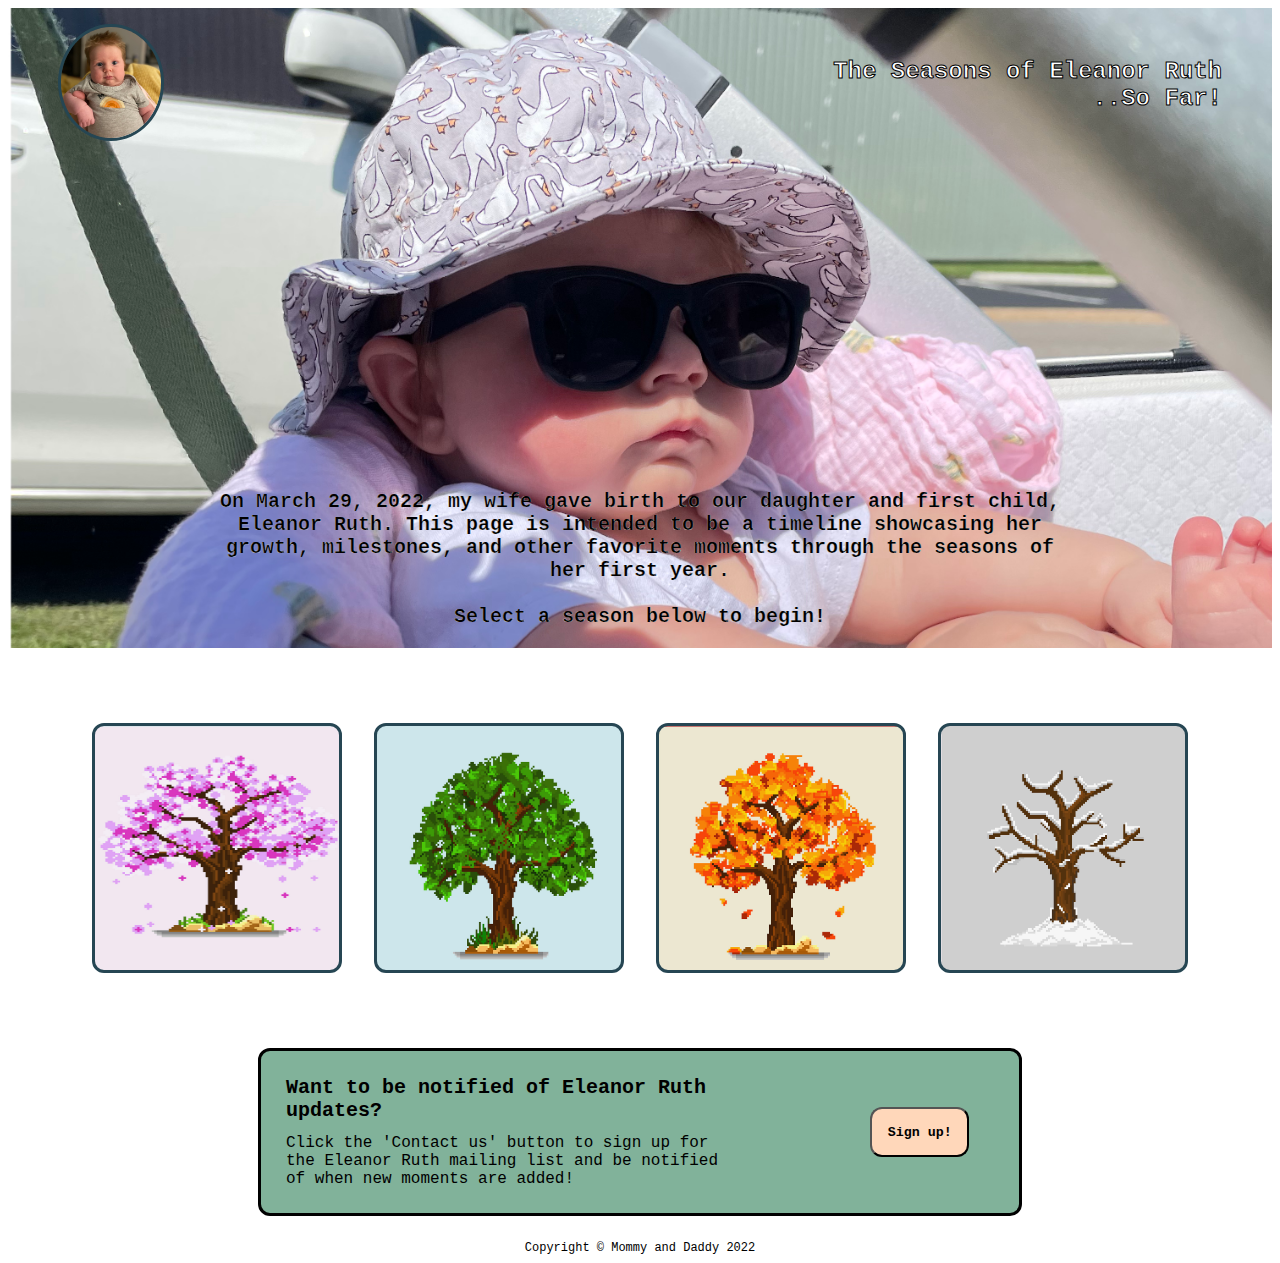
<file: index.html>
<!DOCTYPE html>
<html lang="en">
   <head>
      <meta charset="UTF-8">
      <title>The Seasons of Eleanor Ruth.. So Far!</title>
      <link href="styles.css" type="text/css" rel="stylesheet">
   </head>
  
   <body>
   
      
      <div class="background">
         <header>
             <span><img src="./images/cheeks.jpeg" alt="header picture of Eleanor"></span>
            <span class="header-text"> The Seasons of Eleanor Ruth ..So Far!</span>
         </header>

         <div class="welcome-section">
            <!-- <div><img src="./images/eleanor.jpg" alt="welcome section picture of Eleanor"></div> -->
            <p id="welcome-text">On March 29, 2022, my wife gave birth to our daughter and first child, Eleanor Ruth. This page is intended to be a timeline showcasing her growth, milestones, and other favorite moments through the seasons of her first year.</br>
            </br>Select a season below to begin!</p>
         </div>
      </div>

      <main>
         <button class="seasons" id="spring"><a href="./seasons/spring.html"></a></button>
         <button class="seasons" id="summer"><a href='./seasons/summer.html'></a></button>
         <button class="seasons" id="fall"><a href='./seasons/fall.html'></a></button>
         <button class="seasons" id="winter"><a href='./seasons/winter.html'></a></button>
      </main>

         
      <div class="newsletter-section">
         <div class="newsletter-content">
            <div class="newsletter-title">Want to be notified of Eleanor Ruth updates?</div>
            <div class="newsletter-text">Click the 'Contact us' button to sign up for the Eleanor Ruth mailing list and be notified of when new moments are added!</div></div>
         <button class="sign-up">Sign up!</button>
      </div>
      
      <h1 id="mainHeading"></h1>
      <p id="testP" class="funParagraph"></p>
      <article></article>

      <footer>
         <div class="copyright">Copyright &copy; Mommy and Daddy 2022</div>
      </footer>

    
   </body>
</html>
</file>
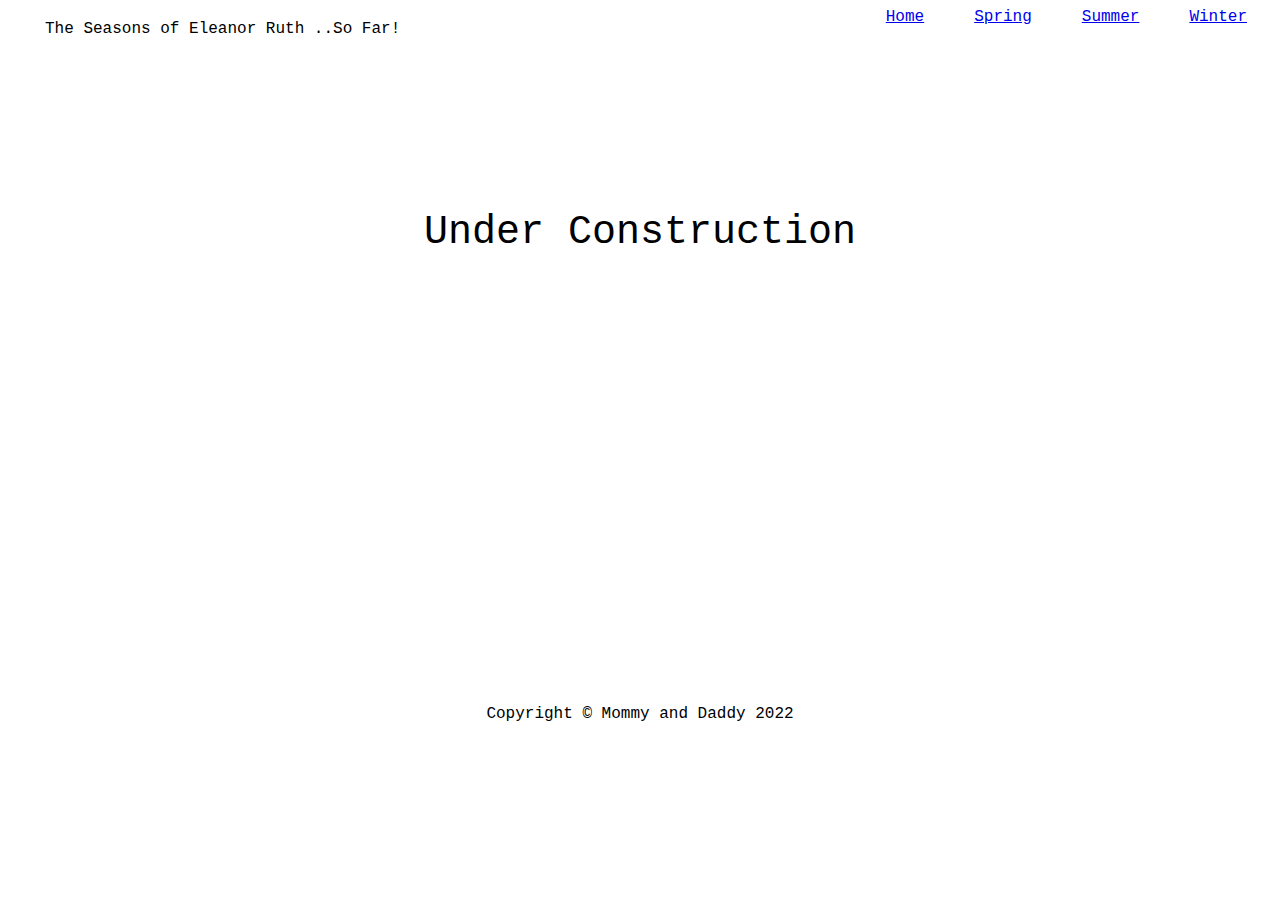
<file: seasons/fall.html>
<!DOCTYPE html>
<html lang="en">
    <head>
      <meta charset="UTF-8">
      <title>Eleanor and Fall</title>
      <link href="fall.css" type="text/css" rel="stylesheet">
    </head>

    <body>
    <div class="container">
        <div class="header">
            <div class="header-text"> The Seasons of Eleanor Ruth ..So Far!</div>
            <div class="header-links">
                <div id="Home"><a href="../index.html">Home</a></div>
                <div id="Spring"><a href="spring.html">Spring</a></div>
                <div id="Summer"><a href="summer.html">Summer</a></div>
                <div id="Winter"><a href="winter.html">Winter</a></div>
            </div>
        </div>


    <div id="construction"> Under Construction</div>

    <div class="footer">
        <div class="copyright">Copyright &copy; Mommy and Daddy 2022</div>
    </div>
    </div>
    </body>


</html>
</file>
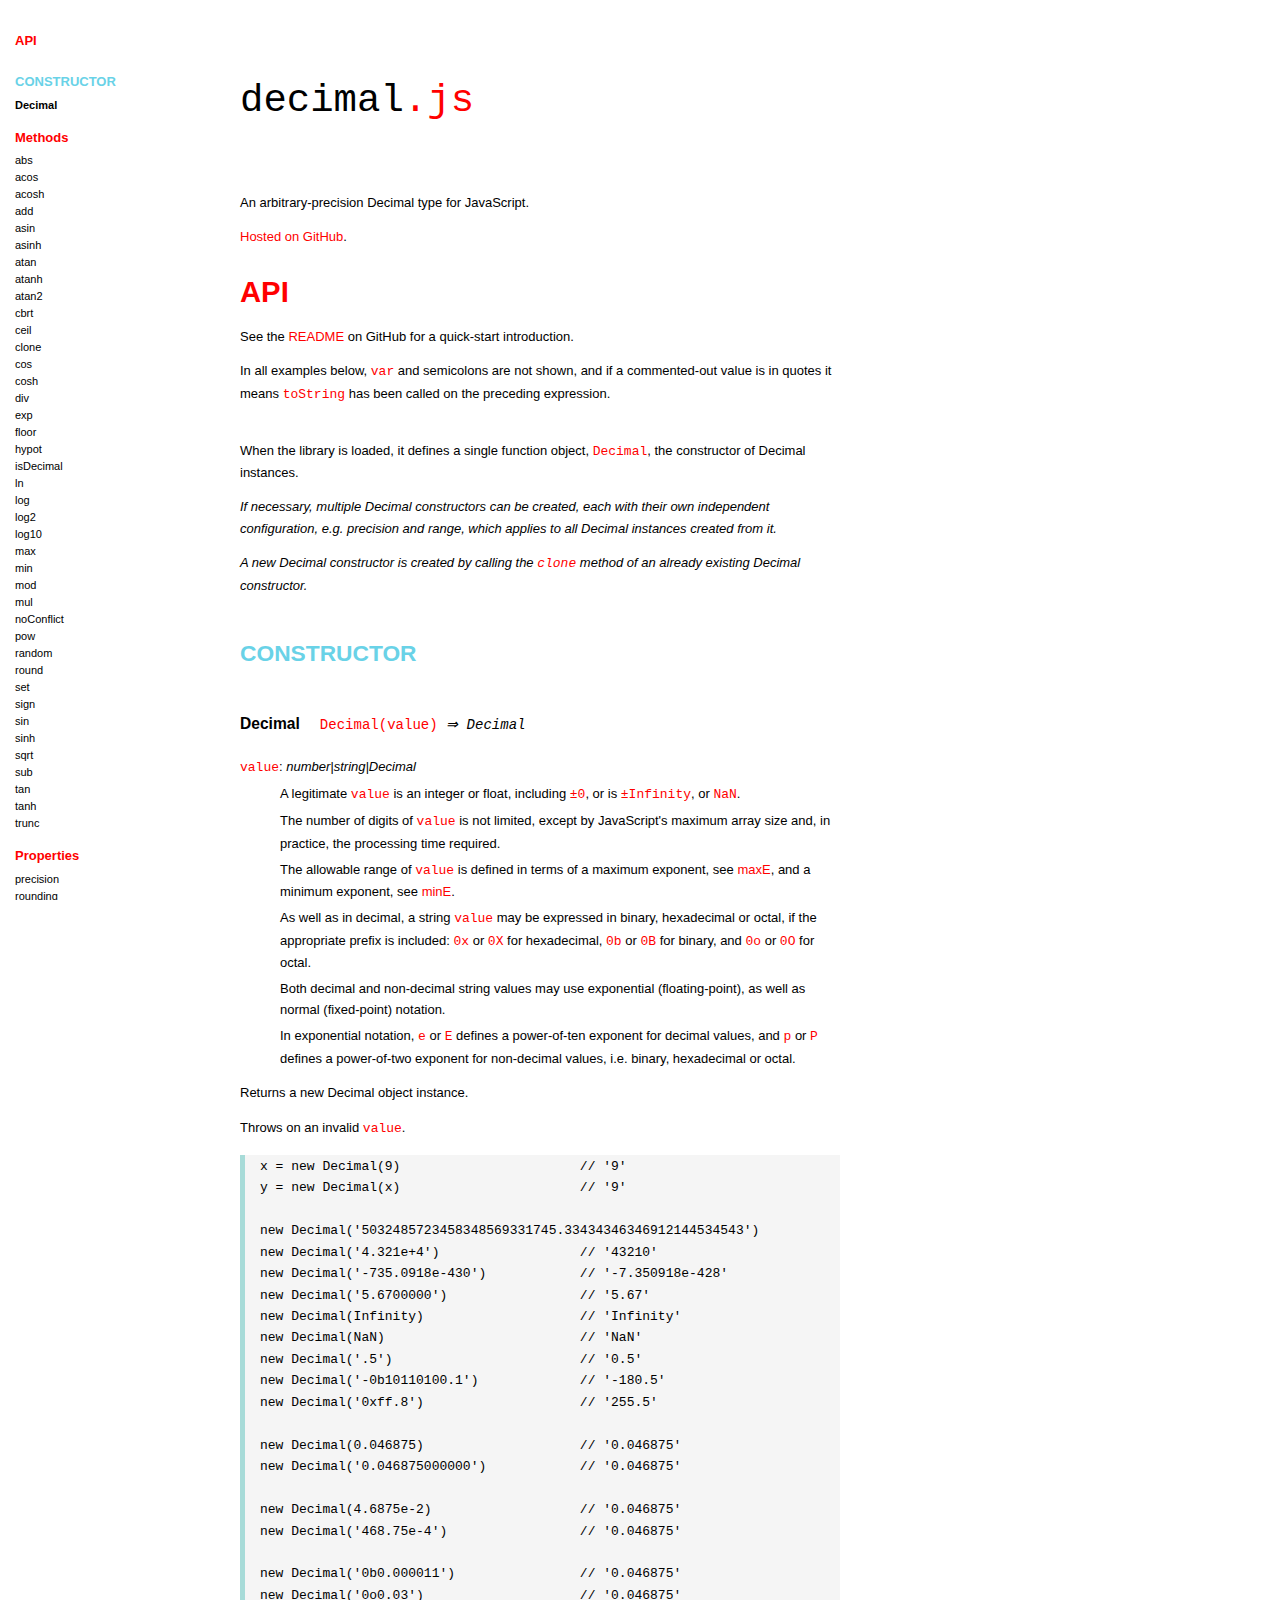
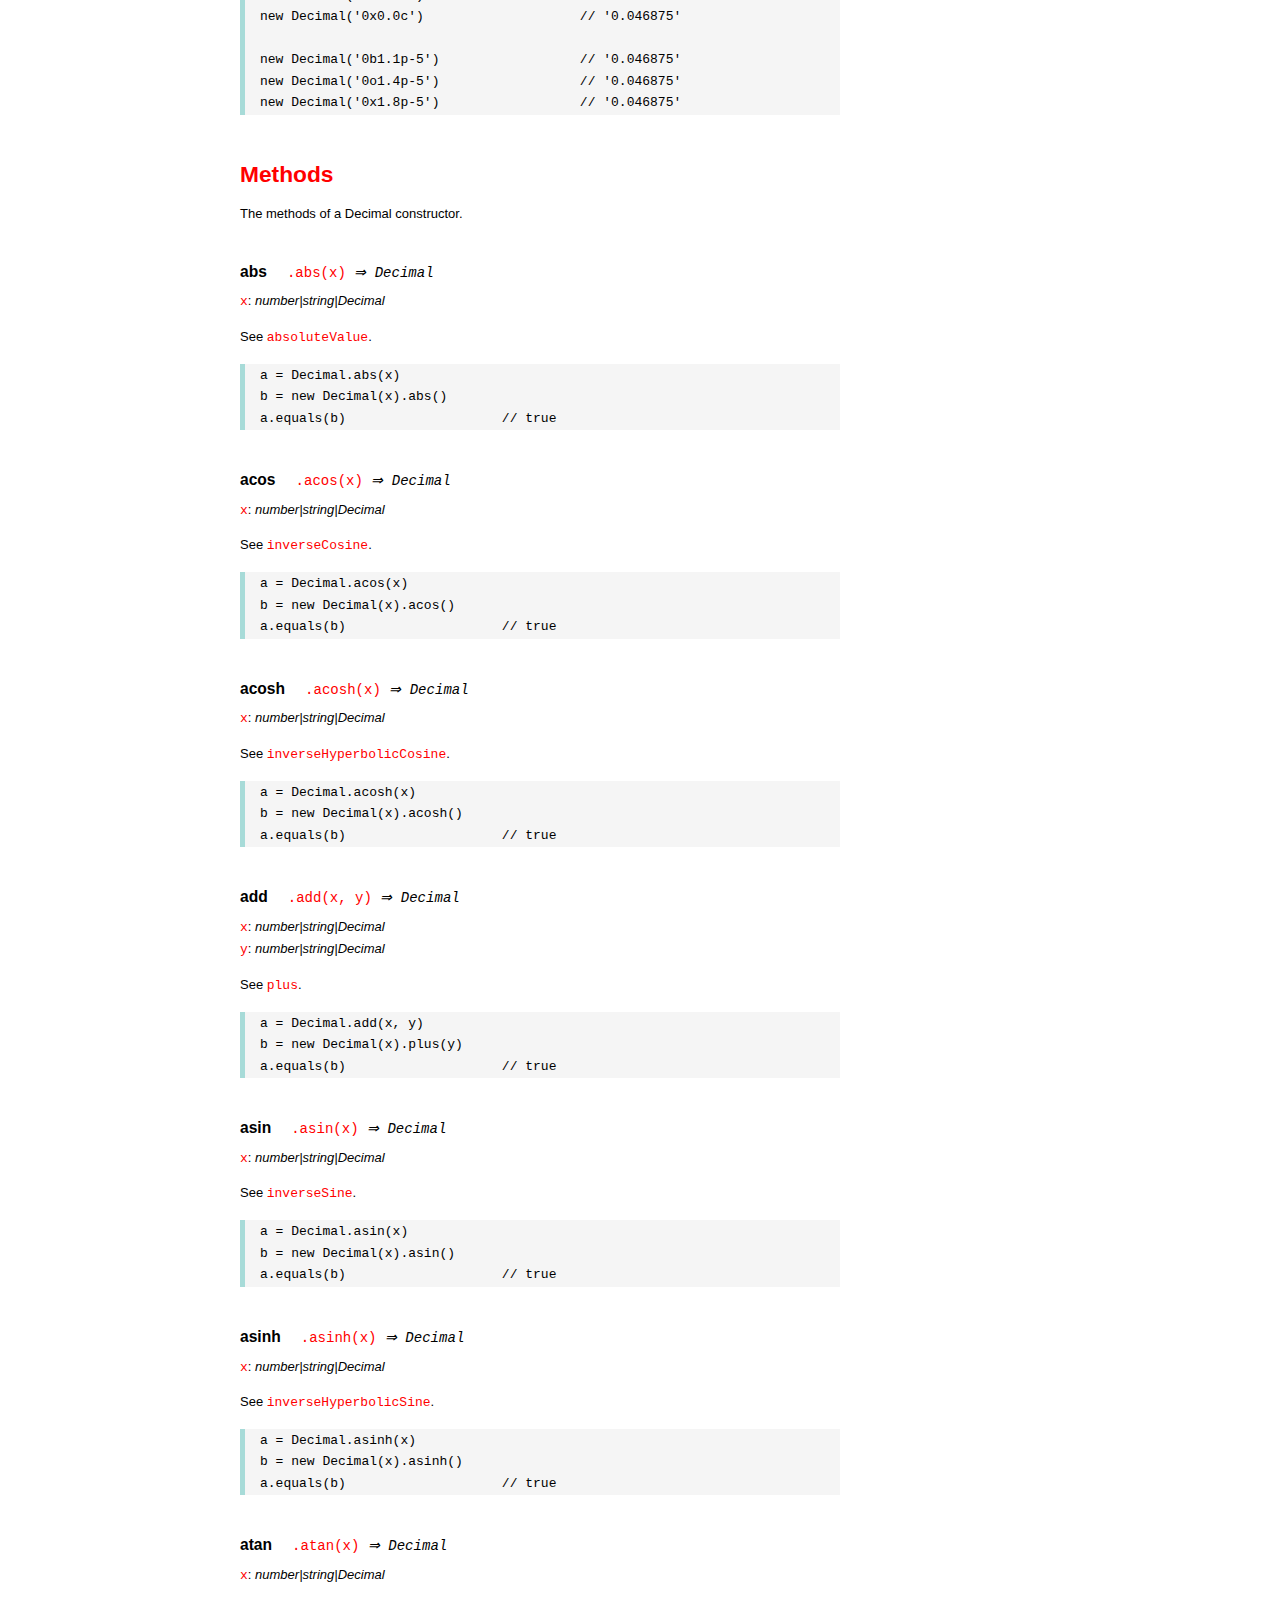
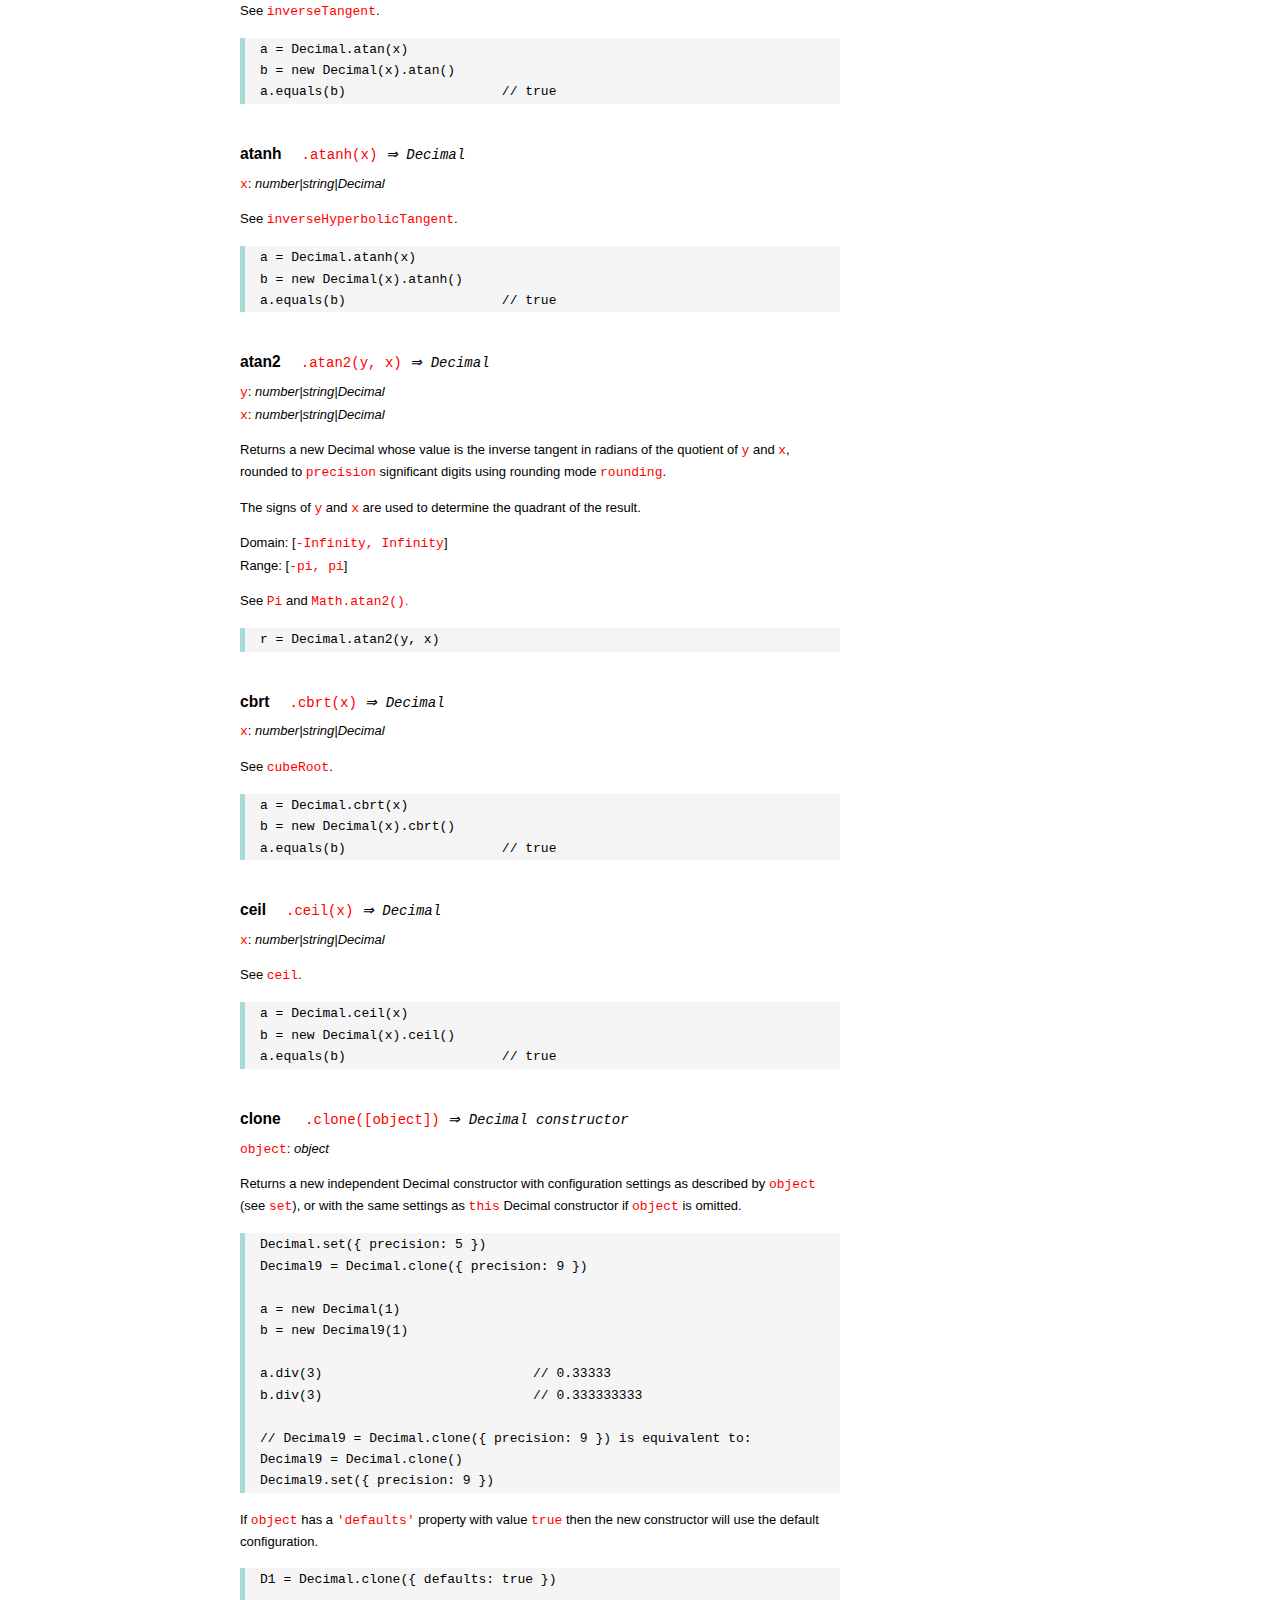
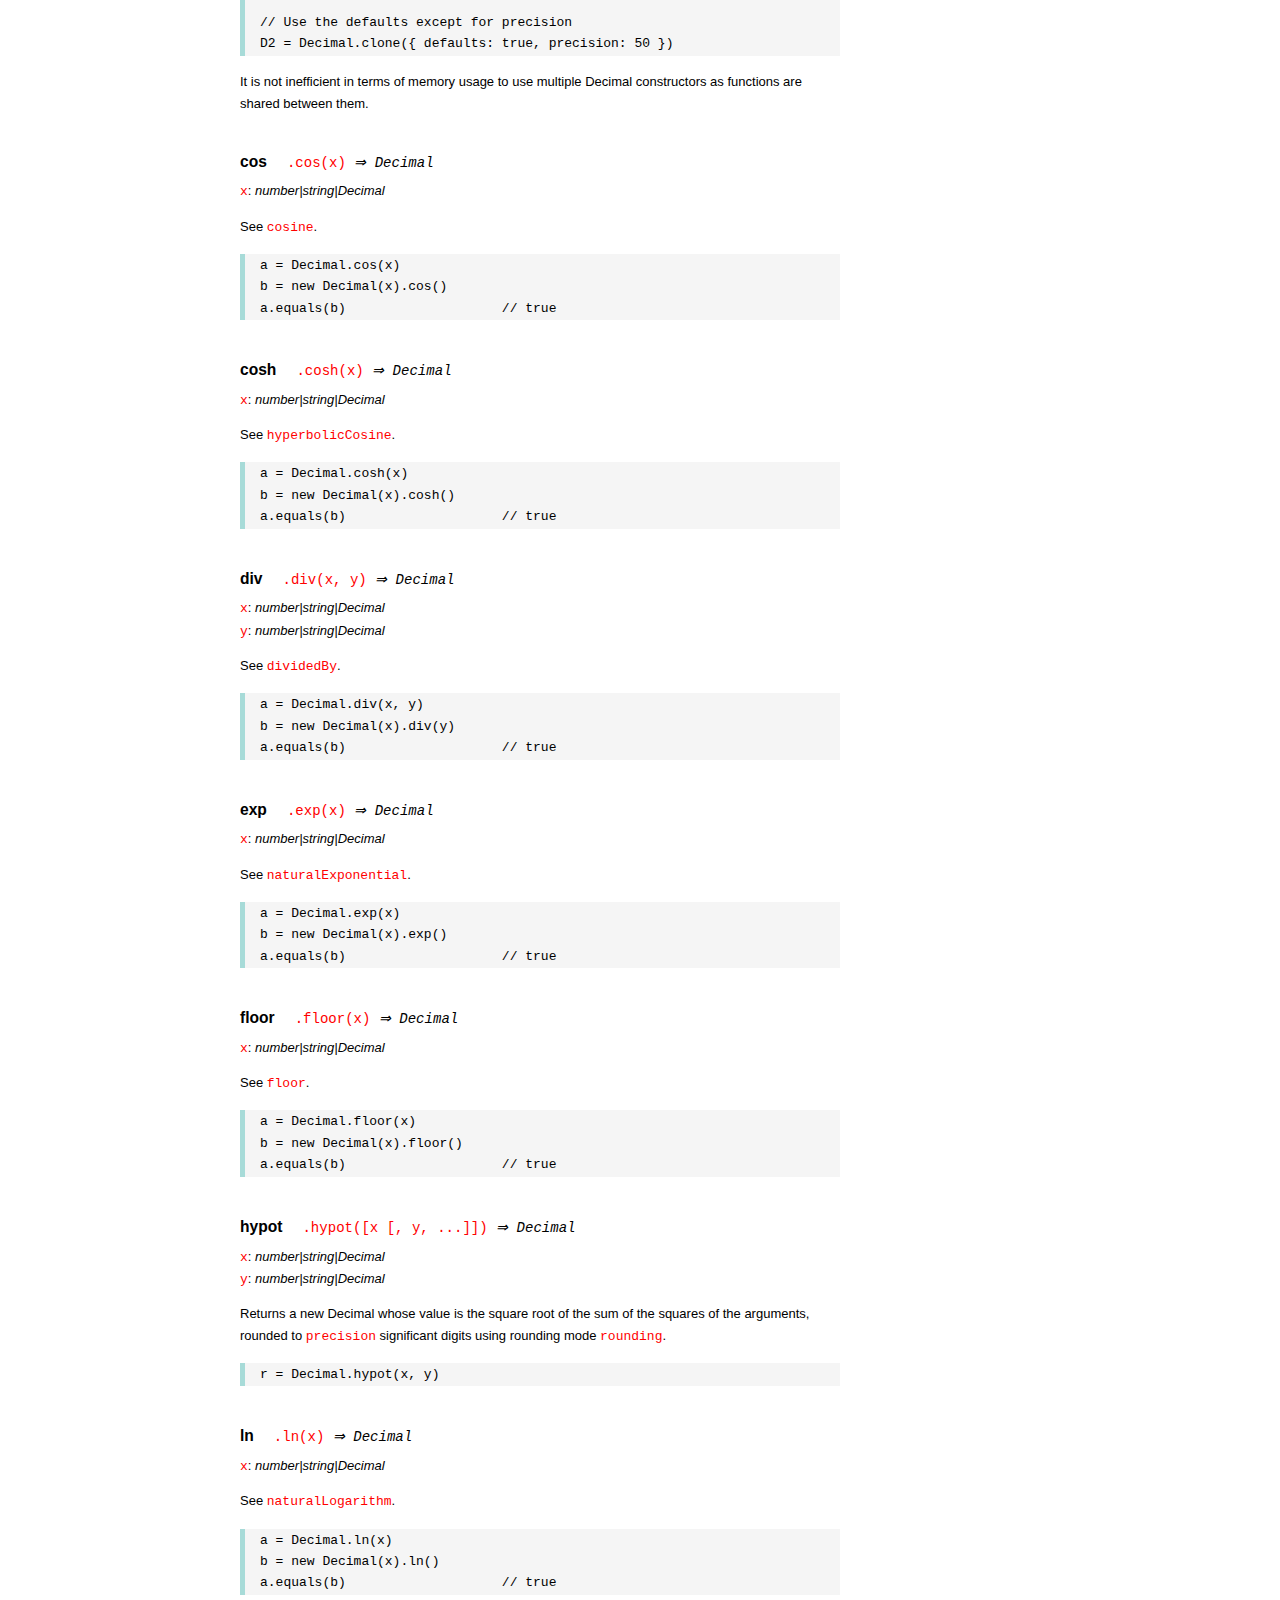
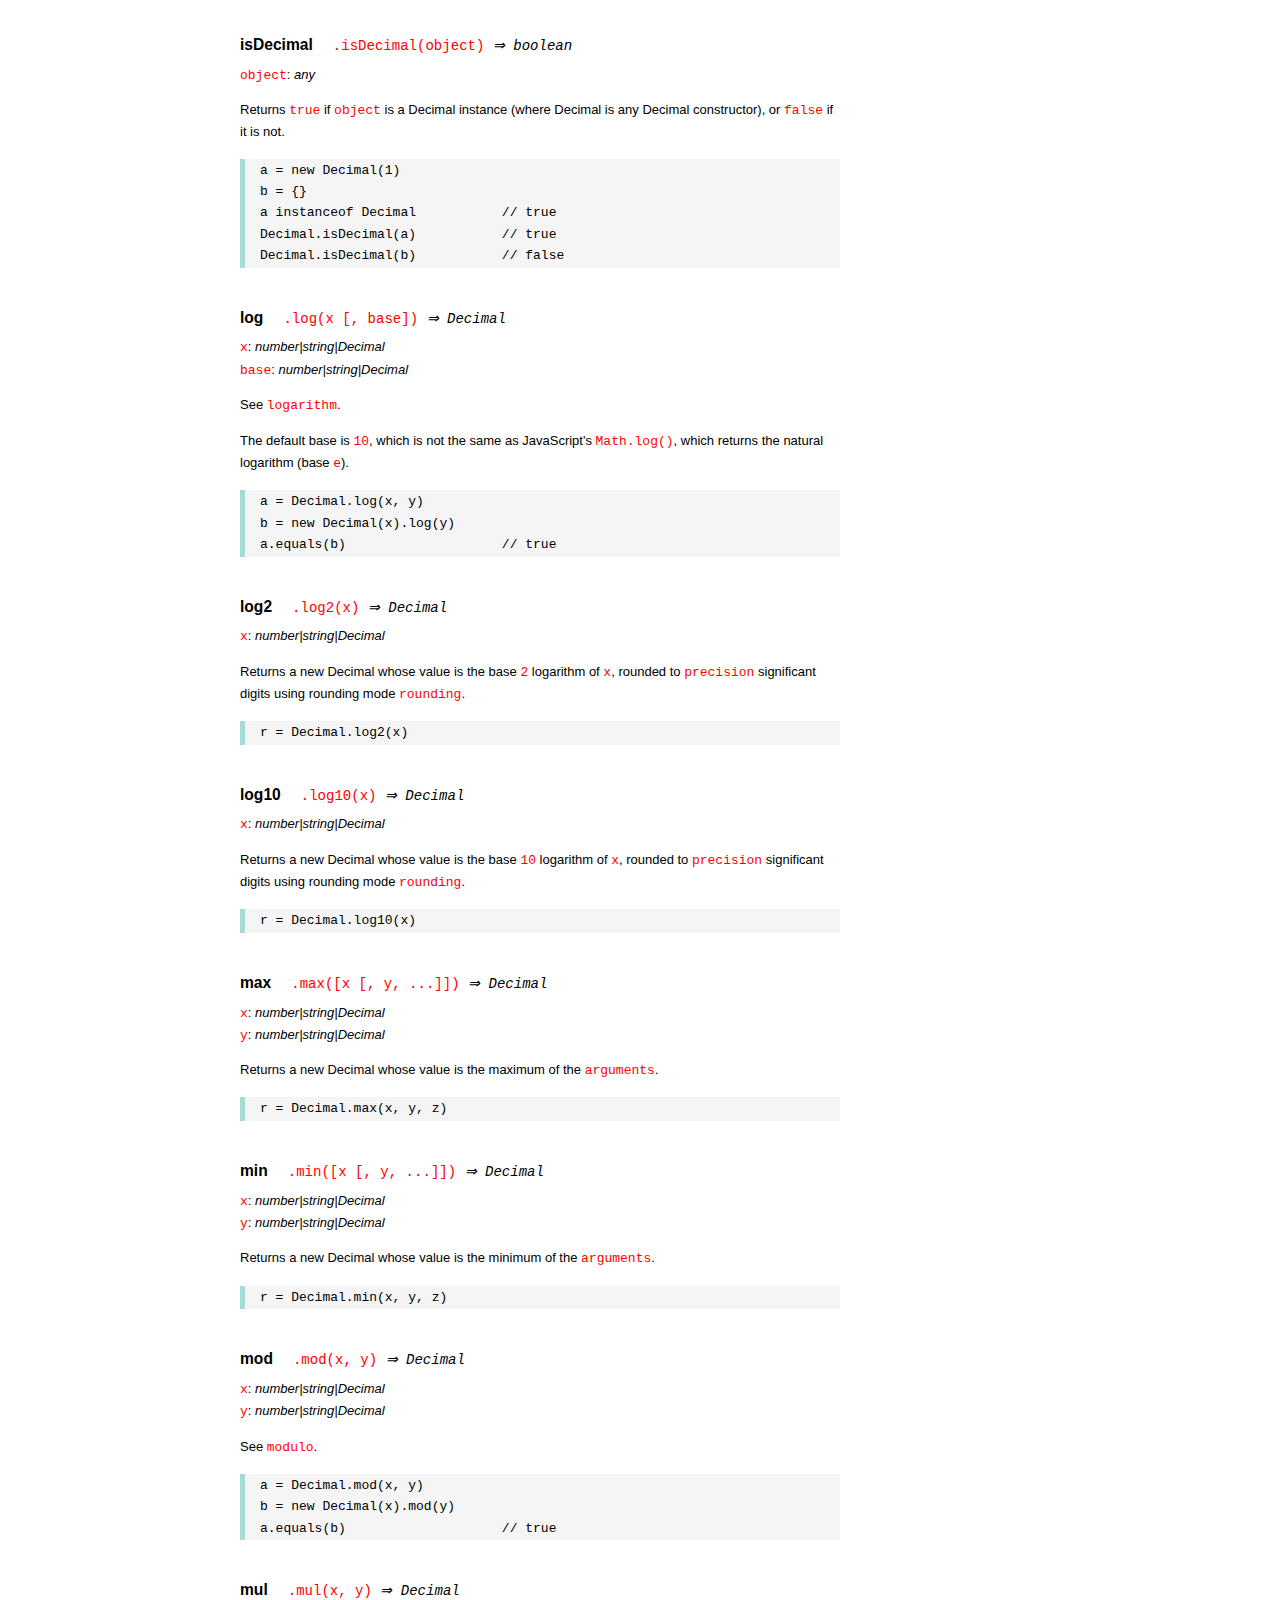
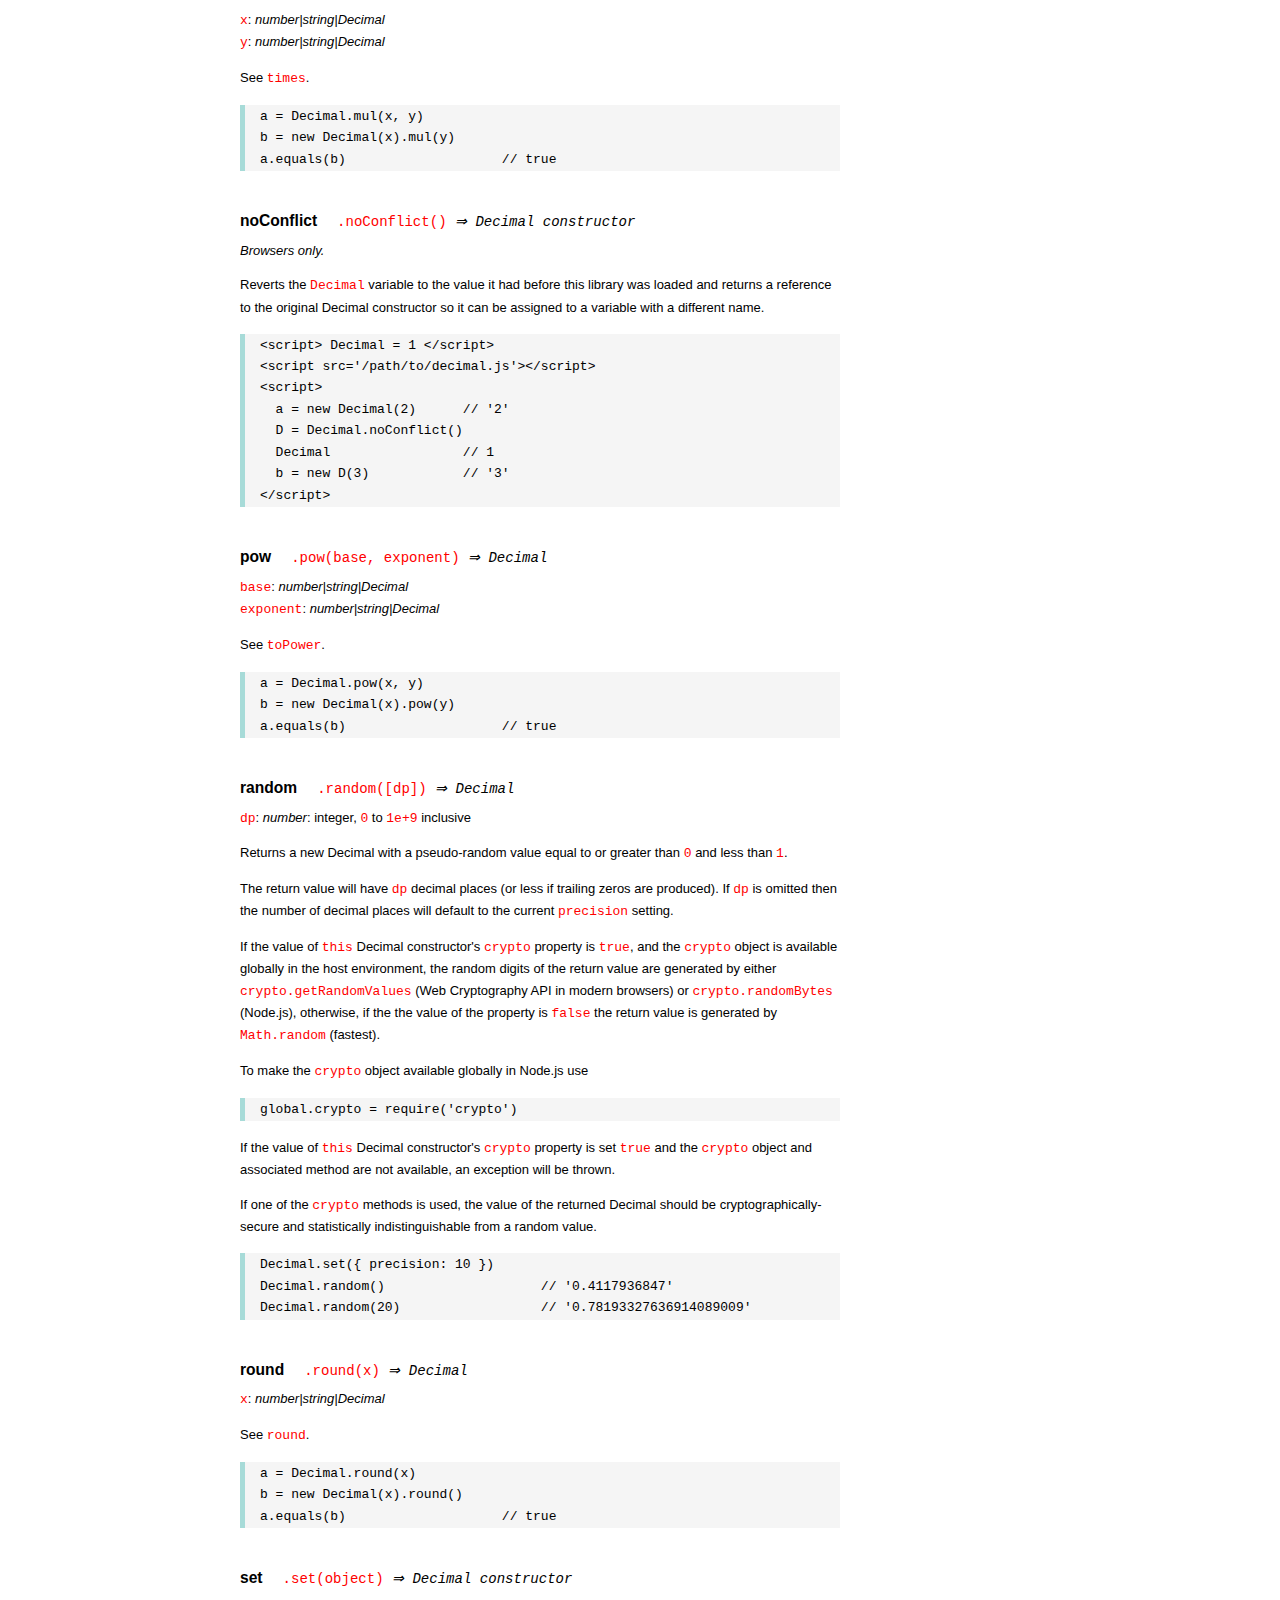
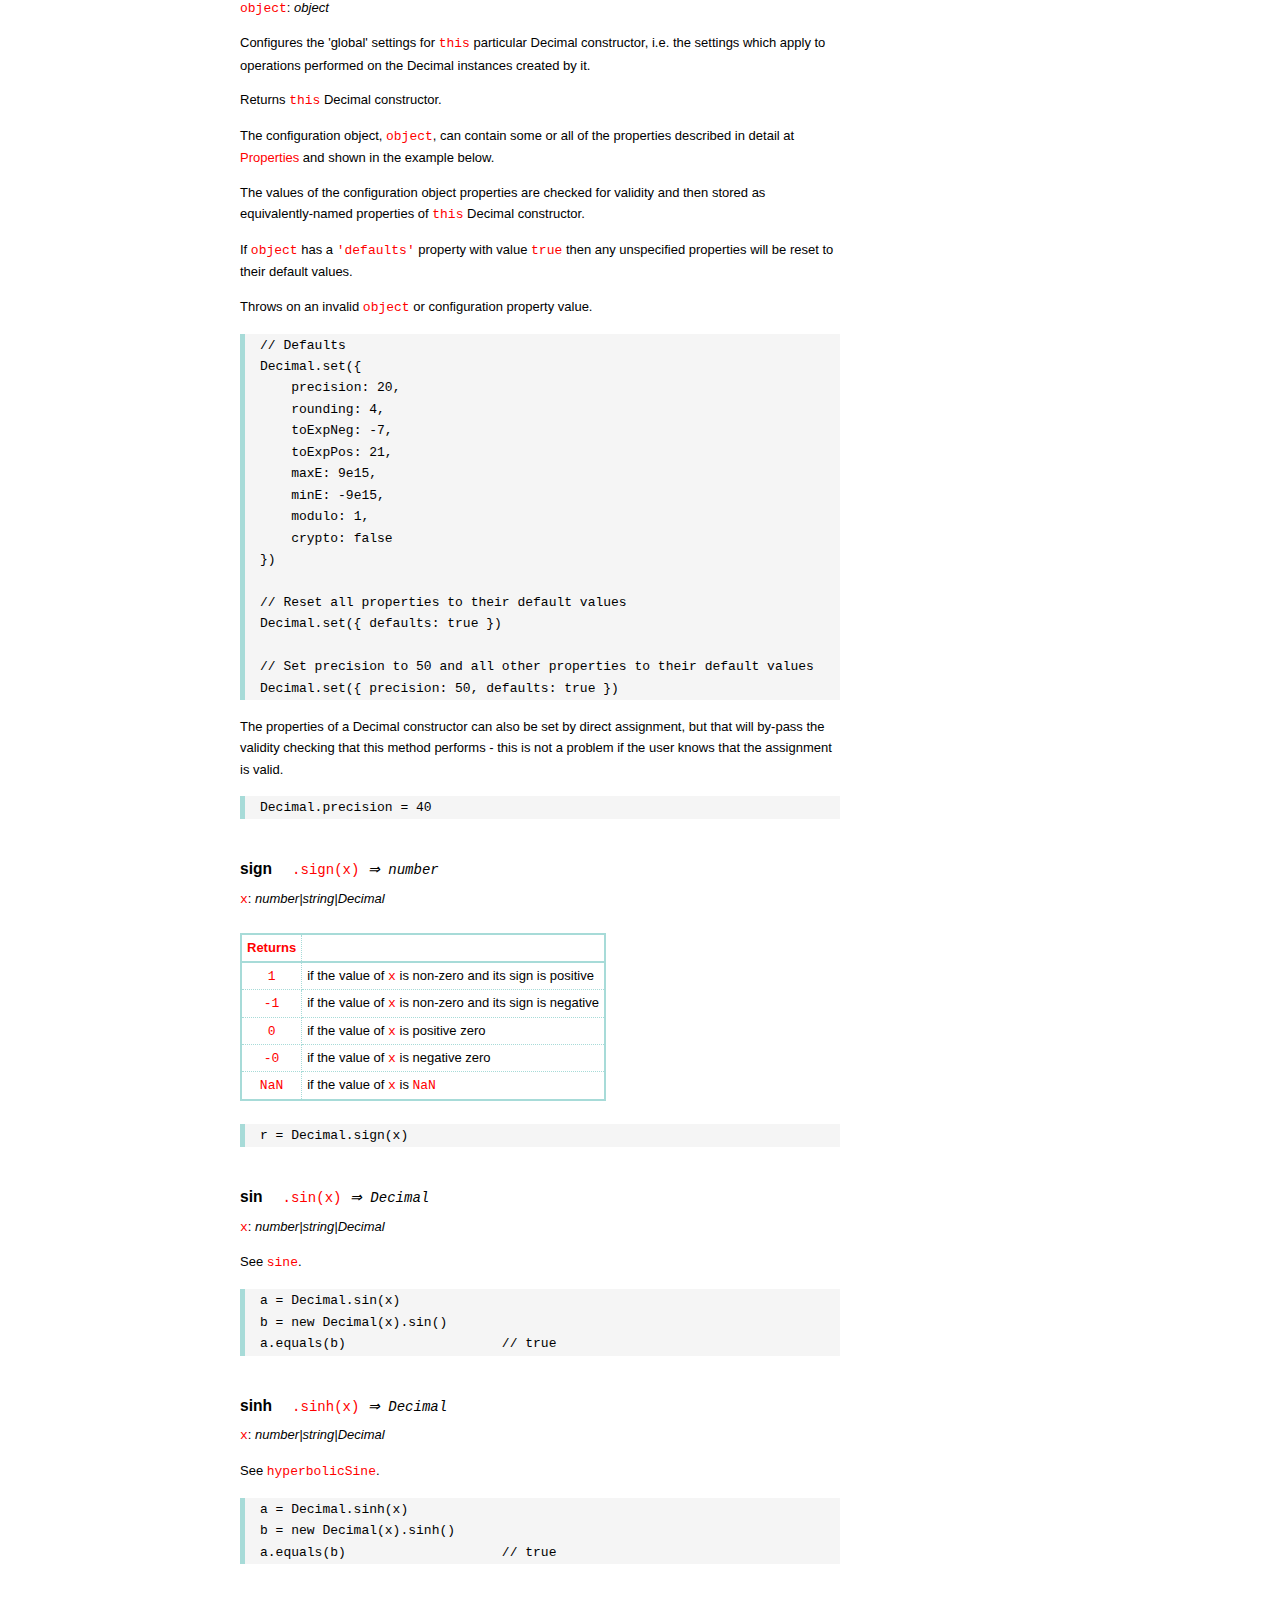
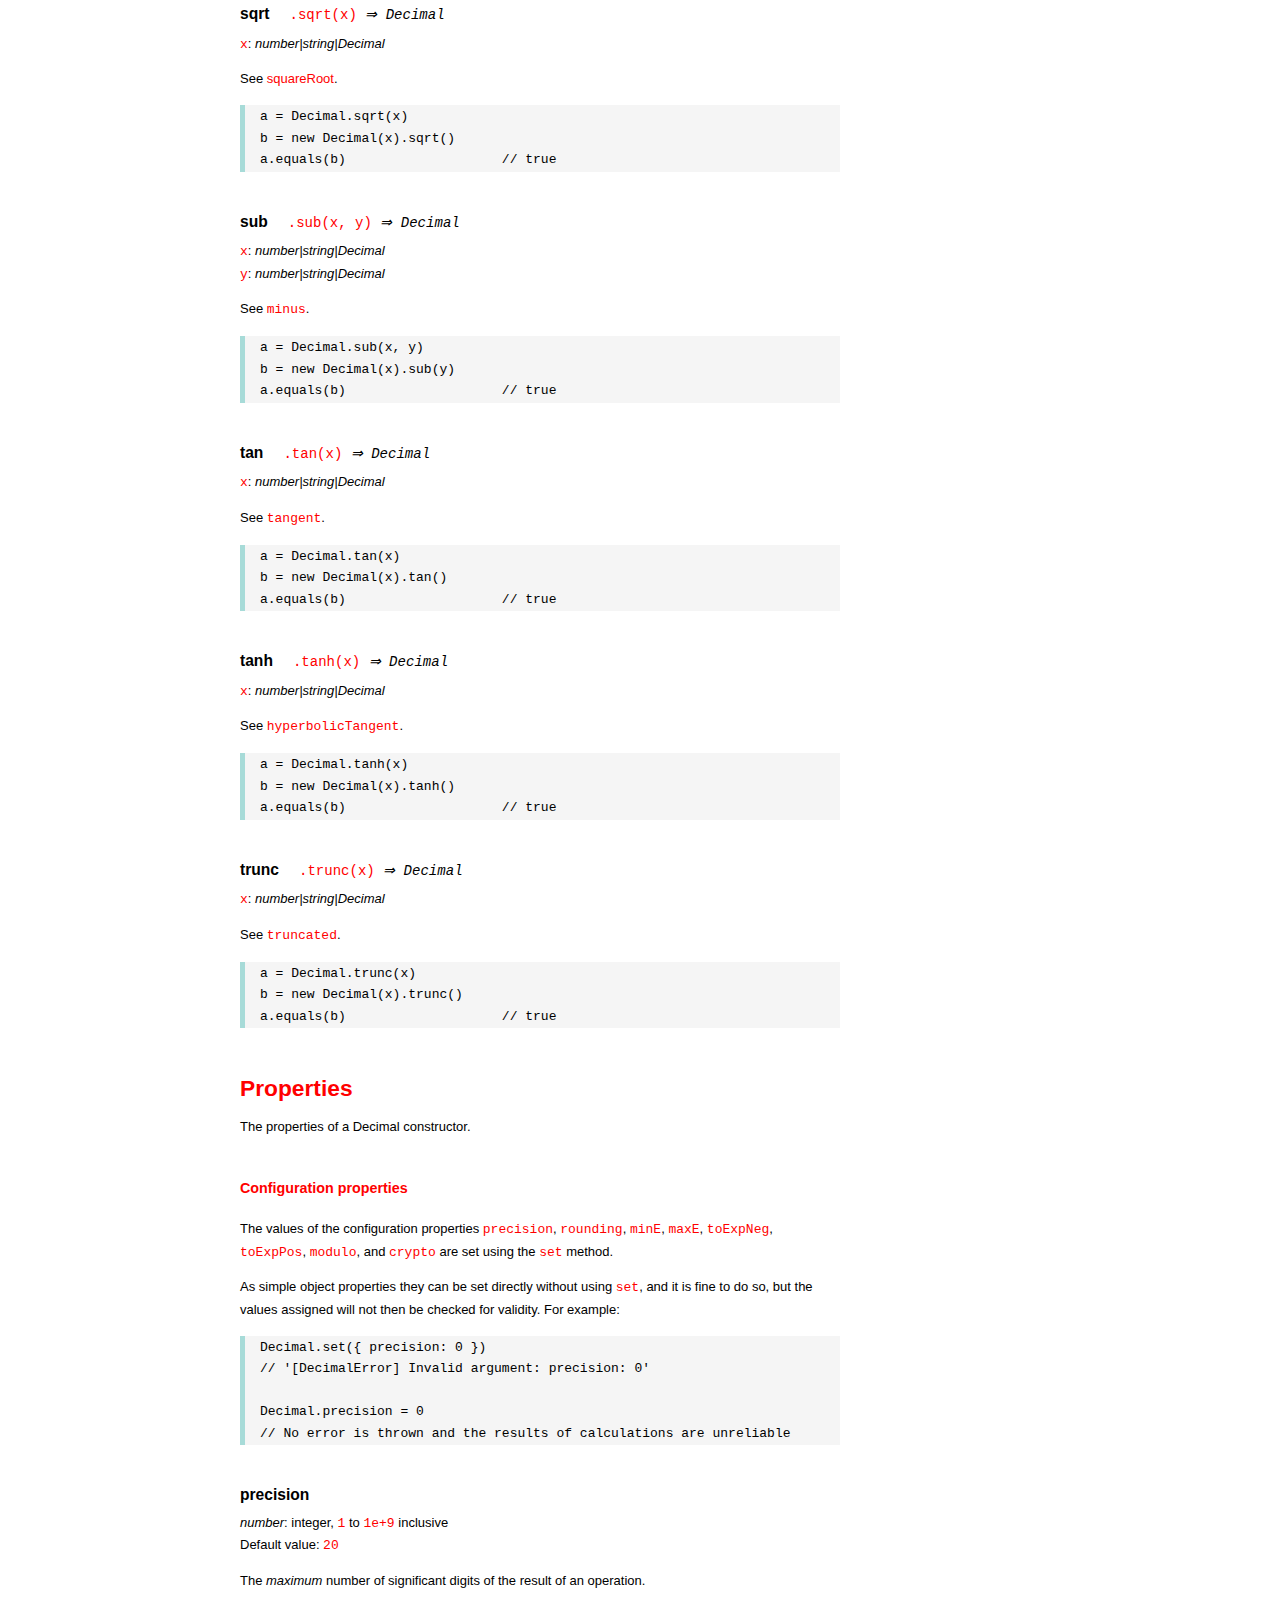
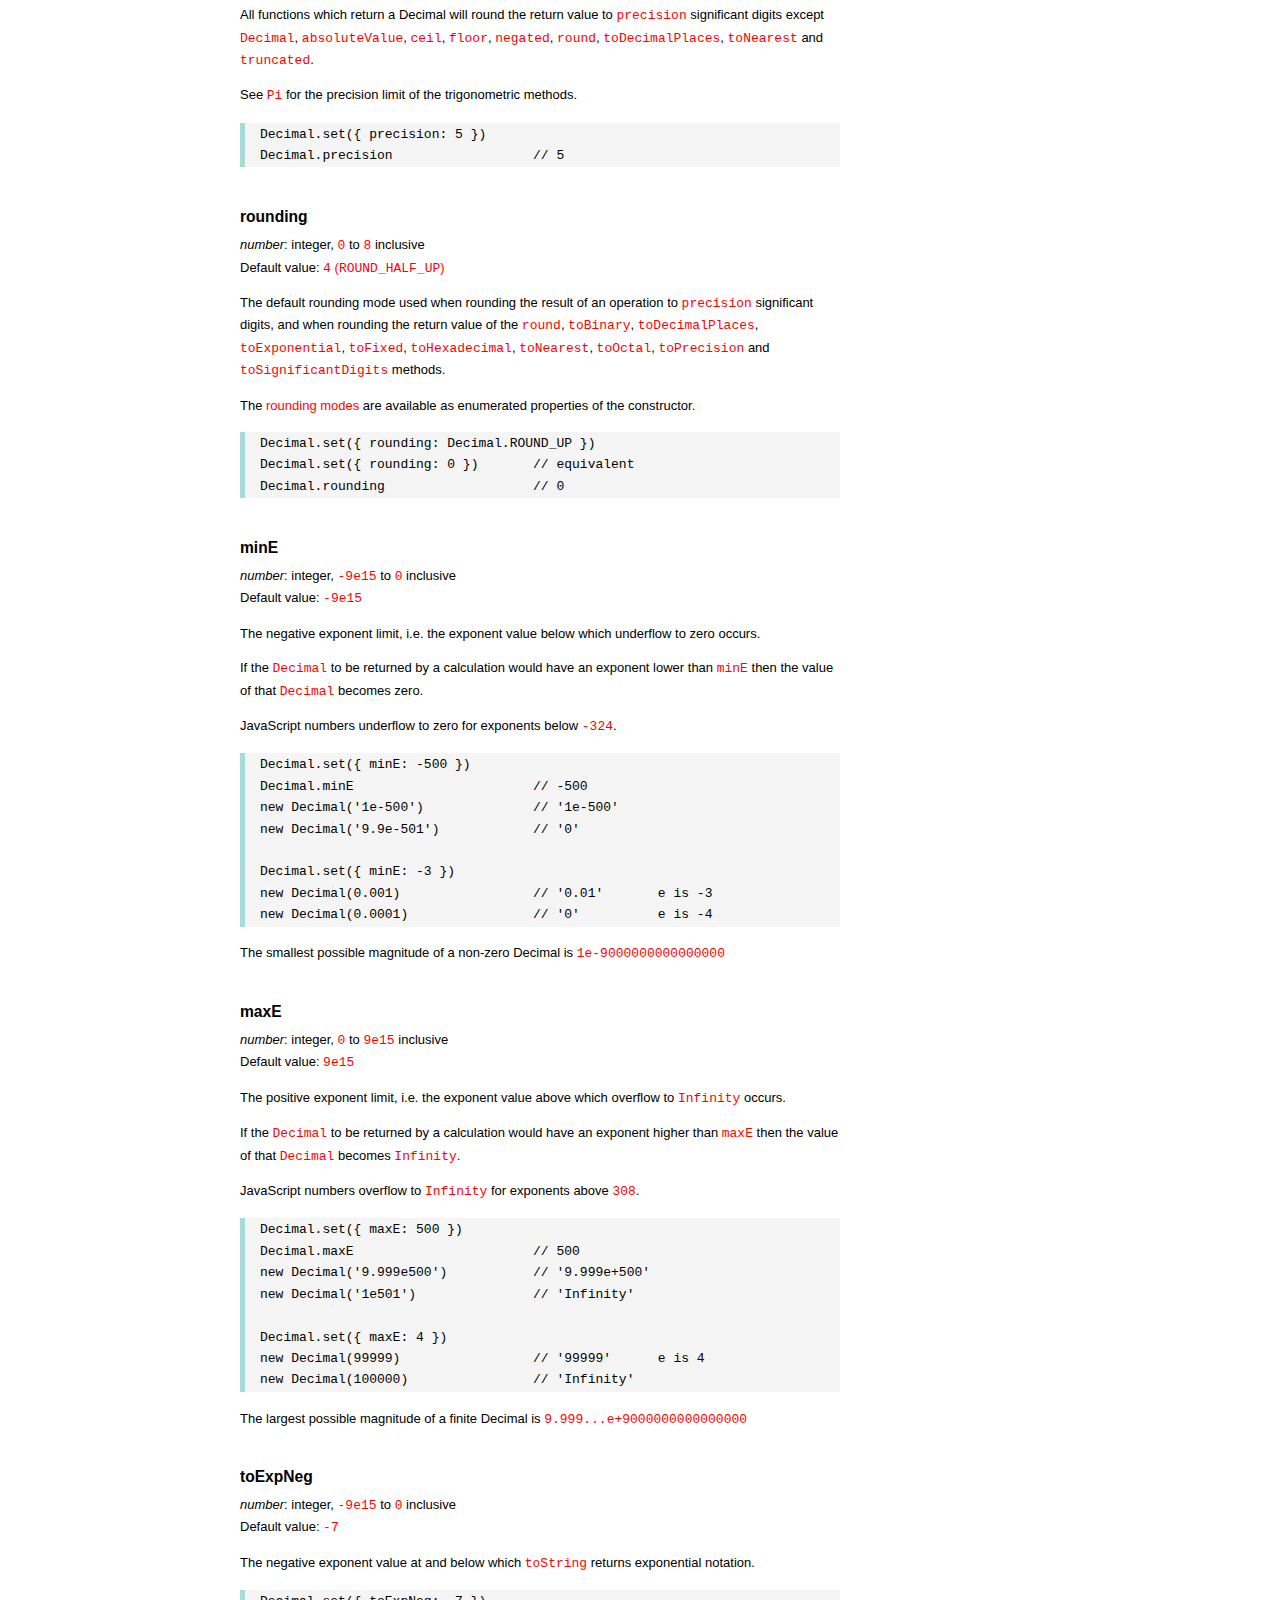
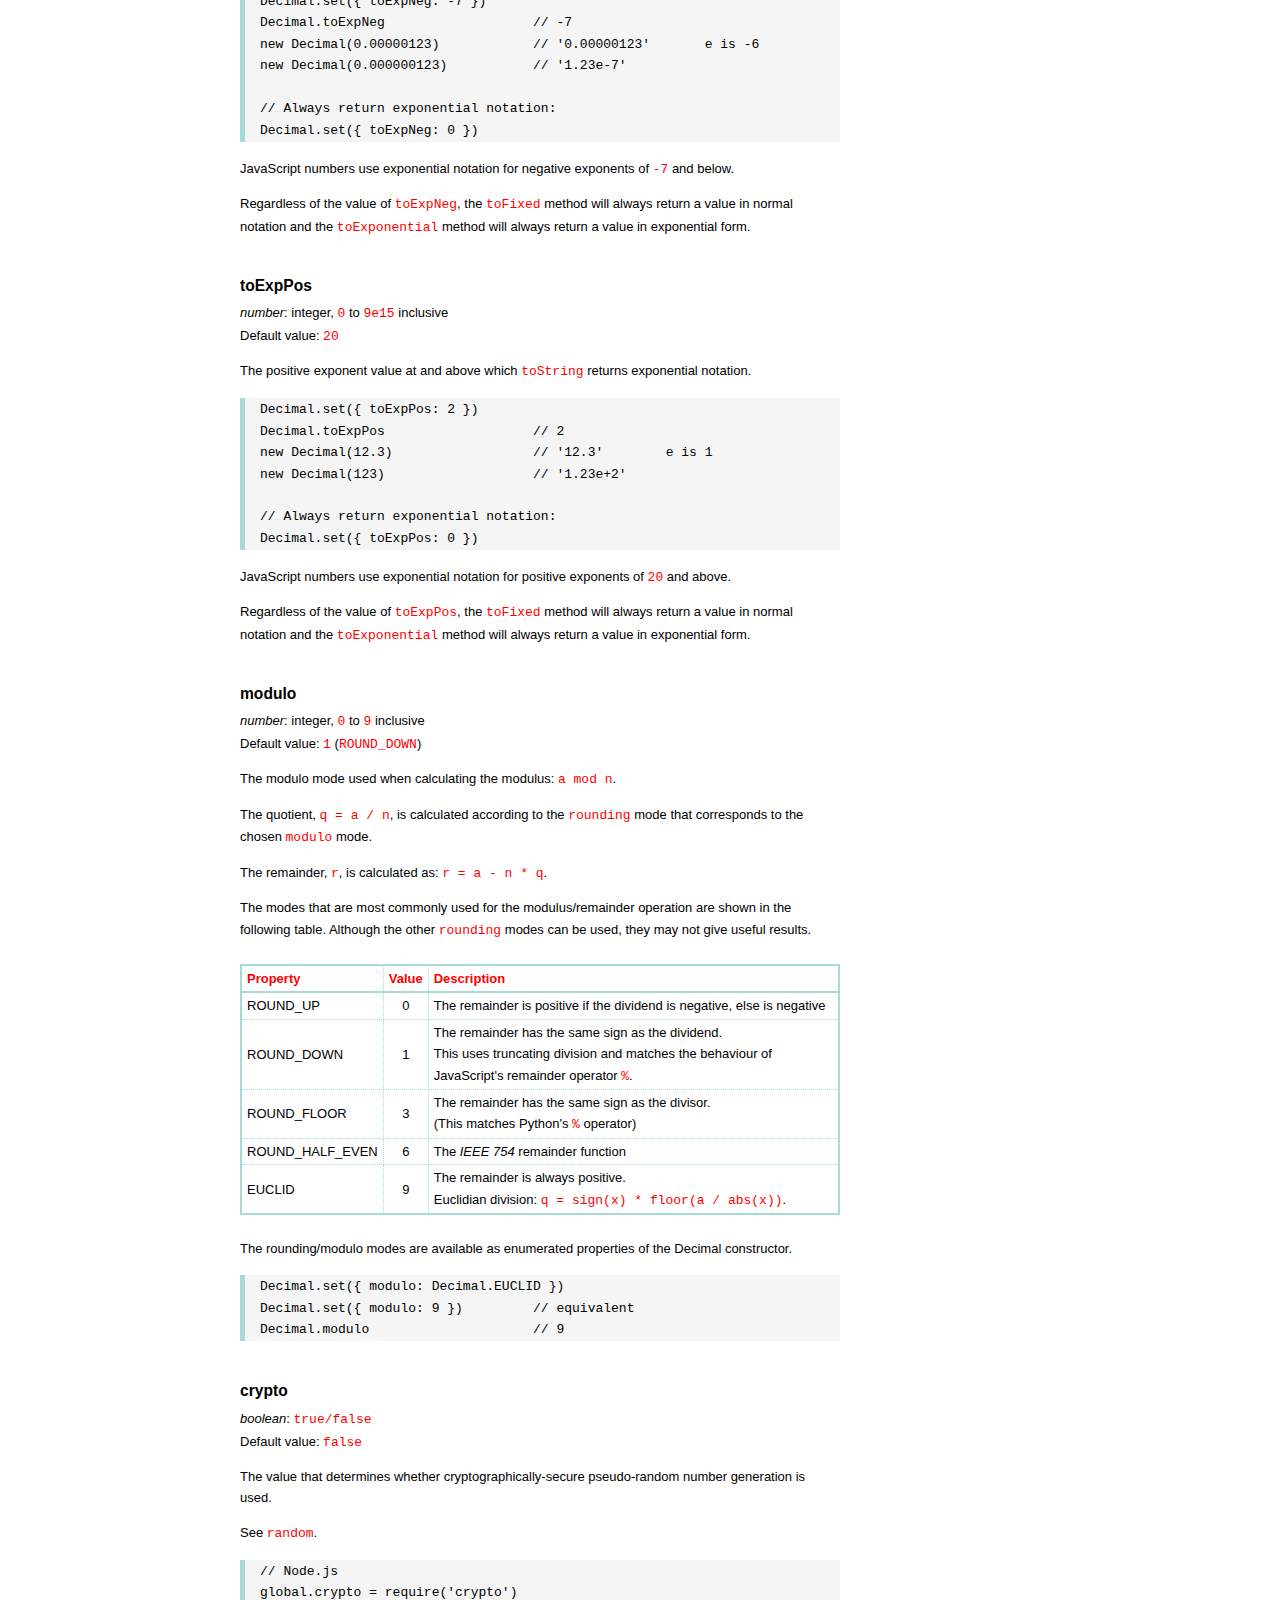
<file: node_modules/decimal.js/doc/API.html>
<!DOCTYPE HTML>
<html>
<head>
  <meta charset="utf-8">
  <meta http-equiv="X-UA-Compatible" content="IE=edge">
  <meta name="Author" content="MMclaughlin">
  <title>decimal.js API</title>
  <style>
html{font-size:100%}
body{background:#fff;font-family:"Helvetica Neue",Helvetica,Arial,sans-serif;font-size:13px;
  line-height:1.65em;min-height:100%;margin:0}
body,i{color:#000}
.nav{background:#fff;position:fixed;top:0;bottom:0;left:0;width:210px;overflow-y:auto;
  padding:15px 0 30px 15px}
div.container{width:600px;margin:50px 0 50px 240px}
p{margin:0 0 1em;width:600px}
pre,ul{margin:1em 0}
h1,h2,h3,h4,h5{margin:0;padding:1.5em 0 0}
h1,h2{padding:.75em 0}
h1{font:400 3em Consolas, monaco, monospace;color:#000;margin-bottom:1em}
h2{font-size:2.25em;color:#f00}
h3{font-size:1.75em;color:#69d2e7}
h4{font-size:1.75em;color:#f00;padding-bottom:.75em}
h5{font-size:1.2em;margin-bottom:.4em}
h6{font-size:1.1em;margin-bottom:0.8em;padding:0.5em 0}
dd dt{font-size:1.2em}
dt{padding-top:.5em}
dd{padding-top:.35em}
b{font-weight:700}
a,a:visited{color:#f00;text-decoration:none}
a:active,a:hover{outline:0;text-decoration:underline}
.nav a,.nav b,.nav a:visited{display:block;color:#f00;font-weight:700;margin-top:15px}
.nav b{color:#69d2e7;margin-top:20px;cursor:default;width:auto}
ul{list-style-type:none;padding:0 0 0 20px}
.nav ul{line-height:14px;padding-left:0;margin:5px 0 0}
.nav ul a,.nav ul a:visited,span{display:inline;color:#000;font-family:Verdana,Geneva,sans-serif;
  font-size:11px;font-weight:400;margin:0}
.inset{margin-left:20px;font-size:.9em}
.nav li{width:auto;margin:0 0 3px}
.alias{font-style:italic;margin-left:20px}
table{border-collapse:collapse;border-spacing:0;border:2px solid #a7dbd8;margin:1.75em 0;padding:0}
td,th{text-align:left;margin:0;padding:2px 5px;border:1px dotted #a7dbd8}
th{border-top:2px solid #a7dbd8;border-bottom:2px solid #a7dbd8;color:#f00}
code,pre{font-family:Consolas, monaco, monospace;font-weight:400}
pre{background:#f5f5f5;white-space:pre-wrap;word-wrap:break-word;border-left:5px solid #a7dbd8;
  padding:1px 0 1px 15px;margin:1.2em 0}
code,.nav-title{color:#f00}
.end{margin-bottom:25px}
.centre{text-align:center}
#modes,#configProps{color:#f00}
.spacer{line-height:0px}
#faq{margin:3em 0 0}
li span{float:right;margin-right:10px;color:#c0c0c0}
#js{font:inherit;color:#f00}
  </style>
</head>
<body>

  <div class="nav">

    <a class='nav-title' href="#">API</a>

    <b>CONSTRUCTOR</b>
    <ul><li><a href="#decimal"><strong>Decimal</strong></a></li></ul>

    <a href="#methods">Methods</a>
    <ul>
      <li><a href="#Dabs"       >abs</a></li>
      <li><a href="#Dacos"      >acos</a></li>
      <li><a href="#Dacosh"     >acosh</a></li>
      <li><a href="#Dadd"       >add</a></li>
      <li><a href="#Dasin"      >asin</a></li>
      <li><a href="#Dasinh"     >asinh</a></li>
      <li><a href="#Datan"      >atan</a></li>
      <li><a href="#Datanh"     >atanh</a></li>
      <li><a href="#Datan2"     >atan2</a></li>
      <li><a href="#Dcbrt"      >cbrt</a></li>
      <li><a href="#Dceil"      >ceil</a></li>
      <li><a href="#Dclone"     >clone</a></li>
      <li><a href="#Dcos"       >cos</a></li>
      <li><a href="#Dcosh"      >cosh</a></li>
      <li><a href="#Ddiv"       >div</a></li>
      <li><a href="#Dexp"       >exp</a></li>
      <li><a href="#Dfloor"     >floor</a></li>
      <li><a href="#Dhypot"     >hypot</a></li>
      <li><a href="#DisDecimal" >isDecimal</a></li>
      <li><a href="#Dln"        >ln</a></li>
      <li><a href="#Dlog"       >log</a></li>
      <li><a href="#Dlog2"      >log2</a></li>
      <li><a href="#Dlog10"     >log10</a></li>
      <li><a href="#Dmax"       >max</a></li>
      <li><a href="#Dmin"       >min</a></li>
      <li><a href="#Dmod"       >mod</a></li>
      <li><a href="#Dmul"       >mul</a></li>
      <li><a href="#DnoConflict">noConflict</a></li>
      <li><a href="#Dpow"       >pow</a></li>
      <li><a href="#Drandom"    >random</a></li>
      <li><a href="#Dround"     >round</a></li>
      <li><a href="#Dset"       >set</a></li>
      <li><a href="#Dsign"      >sign</a></li>
      <li><a href="#Dsin"       >sin</a></li>
      <li><a href="#Dsinh"      >sinh</a></li>
      <li><a href="#Dsqrt"      >sqrt</a></li>
      <li><a href="#Dsub"       >sub</a></li>
      <li><a href="#Dtan"       >tan</a></li>
      <li><a href="#Dtanh"      >tanh</a></li>
      <li><a href="#Dtrunc"     >trunc</a></li>
    </ul>

    <a href="#constructor-properties">Properties</a>
    <ul>
      <li><a href="#precision">precision</a></li>
      <li><a href="#rounding" >rounding</a></li>
      <li><a href="#minE"     >minE</a></li>
      <li><a href="#maxE"     >maxE</a></li>
      <li><a href="#toExpNeg" >toExpNeg</a></li>
      <li><a href="#toExpPos" >toExpPos</a></li>
      <li><a href="#modulo"   >modulo</a></li>
      <li><a href="#crypto"   >crypto</a></li>
      <li class='spacer'>&nbsp;</li>
      <li><a href="#modes">ROUND_UP</a></li>
      <li><a href="#modes">ROUND_DOWN</a></li>
      <li><a href="#modes">ROUND_CEIL</a></li>
      <li><a href="#modes">ROUND_FLOOR</a></li>
      <li><a href="#modes">ROUND_HALF_UP</a></li>
      <li><a href="#modes">ROUND_HALF_DOWN</a></li>
      <li><a href="#modes">ROUND_HALF_EVEN</a></li>
      <li><a href="#modes">ROUND_HALF_CEIL</a></li>
      <li><a href="#modes">ROUND_HALF_FLOOR</a></li>
      <li><a href="#modes">EUCLID</a></li>
    </ul>

    <b> INSTANCE </b>

    <a href="#prototype-methods">Methods</a>
    <ul>
      <li><a href="#abs"          >absoluteValue           </a><span>abs</span>     </li>
      <li><a href="#ceil"         >ceil                    </a>                     </li>
      <li><a href="#cmp"          >comparedTo              </a><span>cmp</span>     </li>
      <li><a href="#cos"          >cosine                  </a><span>cos</span>     </li>
      <li><a href="#cbrt"         >cubeRoot                </a><span>cbrt</span>    </li>
      <li><a href="#dp"           >decimalPlaces           </a><span>dp</span>      </li>
      <li><a href="#div"          >dividedBy               </a><span>div</span>     </li>
      <li><a href="#divToInt"     >dividedToIntegerBy      </a><span>divToInt</span></li>
      <li><a href="#eq"           >equals                  </a><span>eq</span>      </li>
      <li><a href="#floor"        >floor                   </a>                     </li>
      <li><a href="#gt"           >greaterThan             </a><span>gt</span>      </li>
      <li><a href="#gte"          >greaterThanOrEqualTo    </a><span>gte</span>     </li>
      <li><a href="#cosh"         >hyperbolicCosine        </a><span>cosh</span>    </li>
      <li><a href="#sinh"         >hyperbolicSine          </a><span>sinh</span>    </li>
      <li><a href="#tanh"         >hyperbolicTangent       </a><span>tanh</span>    </li>
      <li><a href="#acos"         >inverseCosine           </a><span>acos</span>    </li>
      <li><a href="#acosh"        >inverseHyperbolicCosine </a><span>acosh</span>   </li>
      <li><a href="#asinh"        >inverseHyperbolicSine   </a><span>asinh</span>   </li>
      <li><a href="#atanh"        >inverseHyperbolicTangent</a><span>atanh</span>   </li>
      <li><a href="#asin"         >inverseSine             </a><span>asin</span>    </li>
      <li><a href="#atan"         >inverseTangent          </a><span>atan</span>    </li>
      <li><a href="#isFinite"     >isFinite                </a>                     </li>
      <li><a href="#isInt"        >isInteger               </a><span>isInt</span>   </li>
      <li><a href="#isNaN"        >isNaN                   </a>                     </li>
      <li><a href="#isNeg"        >isNegative              </a><span>isNeg</span>   </li>
      <li><a href="#isPos"        >isPositive              </a><span>isPos</span>   </li>
      <li><a href="#isZero"       >isZero                  </a>                     </li>
      <li><a href="#lt"           >lessThan                </a><span>lt</span>      </li>
      <li><a href="#lte"          >lessThanOrEqualTo       </a><span>lte</span>     </li>
      <li><a href="#log"          >logarithm               </a><span>log</span>     </li>
      <li><a href="#sub"          >minus                   </a><span>sub</span>     </li>
      <li><a href="#mod"          >modulo                  </a><span>mod</span>     </li>
      <li><a href="#exp"          >naturalExponential      </a><span>exp</span>     </li>
      <li><a href="#ln"           >naturalLogarithm        </a><span>ln</span>      </li>
      <li><a href="#neg"          >negated                 </a><span>neg</span>     </li>
      <li><a href="#add"          >plus                    </a><span>add</span>     </li>
      <li><a href="#sd"           >precision               </a><span>sd</span>      </li>
      <li><a href="#round"        >round                   </a>                     </li>
      <li><a href="#sin"          >sine                    </a><span>sin</span>     </li>
      <li><a href="#sqrt"         >squareRoot              </a><span>sqrt</span>    </li>
      <li><a href="#tan"          >tangent                 </a><span>tan</span>     </li>
      <li><a href="#mul"          >times                   </a><span>mul</span>     </li>
      <li><a href="#toBinary"     >toBinary                </a>                     </li>
      <li><a href="#toDP"         >toDecimalPlaces         </a><span>toDP</span>    </li>
      <li><a href="#toExponential">toExponential           </a>                     </li>
      <li><a href="#toFixed"      >toFixed                 </a>                     </li>
      <li><a href="#toFraction"   >toFraction              </a>                     </li>
      <li><a href="#toHex"        >toHexadecimal           </a><span>toHex</span>   </li>
      <li><a href="#toJSON"       >toJSON                  </a>                     </li>
      <li><a href="#toNearest"    >toNearest               </a>                     </li>
      <li><a href="#toNumber"     >toNumber                </a>                     </li>
      <li><a href="#toOctal"      >toOctal                 </a>                     </li>
      <li><a href="#pow"          >toPower                 </a><span>pow</span>     </li>
      <li><a href="#toPrecision"  >toPrecision             </a>                     </li>
      <li><a href="#toSD"         >toSignificantDigits     </a><span>toSD</span>    </li>
      <li><a href="#toString"     >toString                </a>                     </li>
      <li><a href="#trunc"        >truncated               </a><span>trunc</span>   </li>
      <li><a href="#valueOf"      >valueOf                 </a>                     </li>
    </ul>

    <a href="#instance-properties">Properties</a>
    <ul>
      <li><a href="#digits"   >d</a><span>digits</span></li>
      <li><a href="#exponent" >e</a><span>exponent</span></li>
      <li><a href="#sign"     >s</a><span>sign</span></li>
    </ul>

    <a href="#zero-nan-infinity">Zero, NaN &amp; Infinity</a>
    <a href="#Errors">Errors</a>
    <a href="#Pi">Pi</a>
    <a class='end' href="#faq">FAQ</a>

  </div>

  <div class="container">

    <h1>decimal<span id='js'>.js</span></h1>

    <p>An arbitrary-precision Decimal type for JavaScript.</p>
    <p><a href='https://github.com/MikeMcl/decimal.js'>Hosted on GitHub</a>.</p>

    <h2>API</h2>

    <p>
      See the <a href='https://github.com/MikeMcl/decimal.js'>README</a> on GitHub for a quick-start
      introduction.
    </p>
    <p>
      In all examples below, <code>var</code> and semicolons are not shown, and if a commented-out
      value is in quotes it means <code>toString</code> has been called on the preceding expression.
    </p><br />
    <p>
      When the library is loaded, it defines a single function object,
      <a href='#decimal'><code>Decimal</code></a>, the constructor of Decimal instances.
    </p>
    <p>
      <i>
        If necessary, multiple Decimal constructors can be created, each with their own independent
        configuration, e.g. precision and range, which applies to all Decimal instances created from
        it.
      </i>
    </p>
    <p>
      <i>
        A new Decimal constructor is created by calling the <code><a href='#Dclone'>clone</a></code>
        method of an already existing Decimal constructor.
      </i>
    </p>



    <h3 class='end'>CONSTRUCTOR</h3>

    <h5 id="decimal">
      Decimal<code class='inset'>Decimal(value) <i>&rArr; Decimal</i></code>
    </h5>
    <dl>
      <dt><code>value</code>: <i>number|string|Decimal</i></dt>
      <dd>
        A legitimate <code>value</code> is an integer or float, including <code>&plusmn;0</code>, or
        is <code>&plusmn;Infinity</code>, or <code>NaN</code>.
      </dd>
      <dd>
        The number of digits of <code>value</code> is not limited, except by JavaScript's maximum
        array size and, in practice, the processing time required.
      </dd>
      <dd>
        The allowable range of <code>value</code> is defined in terms of a maximum exponent, see
        <a href='#maxE'>maxE</a>, and a minimum exponent, see <a href='#minE'>minE</a>.
      </dd>
      <dd>
        As well as in decimal, a string <code>value</code> may be expressed in binary, hexadecimal
        or octal, if the appropriate prefix is included: <code>0x</code> or <code>0X</code> for
        hexadecimal, <code>0b</code> or <code>0B</code> for binary, and <code>0o</code> or
        <code>0O</code> for octal.
      </dd>
      <dd>
        Both decimal and non-decimal string values may use exponential (floating-point), as well as
        normal (fixed-point) notation.
      </dd>
      <dd>
        In exponential notation, <code>e</code> or <code>E</code> defines a power-of-ten exponent
        for decimal values, and <code>p</code> or <code>P</code> defines a power-of-two exponent for
        non-decimal values, i.e. binary, hexadecimal or octal.
      </dd>
    </dl>
    <p>Returns a new Decimal object instance.</p>
    <p>Throws on an invalid <code>value</code>.</p>
    <pre>
x = new Decimal(9)                       // '9'
y = new Decimal(x)                       // '9'

new Decimal('5032485723458348569331745.33434346346912144534543')
new Decimal('4.321e+4')                  // '43210'
new Decimal('-735.0918e-430')            // '-7.350918e-428'
new Decimal('5.6700000')                 // '5.67'
new Decimal(Infinity)                    // 'Infinity'
new Decimal(NaN)                         // 'NaN'
new Decimal('.5')                        // '0.5'
new Decimal('-0b10110100.1')             // '-180.5'
new Decimal('0xff.8')                    // '255.5'

new Decimal(0.046875)                    // '0.046875'
new Decimal('0.046875000000')            // '0.046875'

new Decimal(4.6875e-2)                   // '0.046875'
new Decimal('468.75e-4')                 // '0.046875'

new Decimal('0b0.000011')                // '0.046875'
new Decimal('0o0.03')                    // '0.046875'
new Decimal('0x0.0c')                    // '0.046875'

new Decimal('0b1.1p-5')                  // '0.046875'
new Decimal('0o1.4p-5')                  // '0.046875'
new Decimal('0x1.8p-5')                  // '0.046875'</pre>



    <h4 id="methods">Methods</h4>
    <p>The methods of a Decimal constructor.</p>



    <h5 id="Dabs">abs<code class='inset'>.abs(x) <i>&rArr; Decimal</i></code></h5>
    <p><code>x</code>: <i>number|string|Decimal</i></p>
    <p>See <code><a href='#abs'>absoluteValue</a></code>.</p>
    <pre>a = Decimal.abs(x)
b = new Decimal(x).abs()
a.equals(b)                    // true</pre>



    <h5 id="Dacos">acos<code class='inset'>.acos(x) <i>&rArr; Decimal</i></code></h5>
    <p><code>x</code>: <i>number|string|Decimal</i></p>
    <p>See <code><a href='#acos'>inverseCosine</a></code>.</p>
    <pre>a = Decimal.acos(x)
b = new Decimal(x).acos()
a.equals(b)                    // true</pre>



    <h5 id="Dacosh">acosh<code class='inset'>.acosh(x) <i>&rArr; Decimal</i></code></h5>
    <p><code>x</code>: <i>number|string|Decimal</i></p>
    <p>See <code><a href='#acos'>inverseHyperbolicCosine</a></code>.</p>
    <pre>a = Decimal.acosh(x)
b = new Decimal(x).acosh()
a.equals(b)                    // true</pre>



    <h5 id="Dadd">add<code class='inset'>.add(x, y) <i>&rArr; Decimal</i></code></h5>
    <p>
      <code>x</code>: <i>number|string|Decimal</i><br />
      <code>y</code>: <i>number|string|Decimal</i>
    </p>
    <p>See <code><a href='#add'>plus</a></code>.</p>
    <pre>a = Decimal.add(x, y)
b = new Decimal(x).plus(y)
a.equals(b)                    // true</pre>



    <h5 id="Dasin">asin<code class='inset'>.asin(x) <i>&rArr; Decimal</i></code></h5>
    <p><code>x</code>: <i>number|string|Decimal</i></p>
    <p>See <code><a href='#asin'>inverseSine</a></code>.</p>
    <pre>a = Decimal.asin(x)
b = new Decimal(x).asin()
a.equals(b)                    // true</pre>



    <h5 id="Dasinh">asinh<code class='inset'>.asinh(x) <i>&rArr; Decimal</i></code></h5>
    <p><code>x</code>: <i>number|string|Decimal</i></p>
    <p>See <code><a href='#asin'>inverseHyperbolicSine</a></code>.</p>
    <pre>a = Decimal.asinh(x)
b = new Decimal(x).asinh()
a.equals(b)                    // true</pre>



    <h5 id="Datan">atan<code class='inset'>.atan(x) <i>&rArr; Decimal</i></code></h5>
    <p><code>x</code>: <i>number|string|Decimal</i></p>
    <p>See <code><a href='#atan'>inverseTangent</a></code>.</p>
    <pre>a = Decimal.atan(x)
b = new Decimal(x).atan()
a.equals(b)                    // true</pre>



    <h5 id="Datanh">atanh<code class='inset'>.atanh(x) <i>&rArr; Decimal</i></code></h5>
    <p><code>x</code>: <i>number|string|Decimal</i></p>
    <p>See <code><a href='#atan'>inverseHyperbolicTangent</a></code>.</p>
    <pre>a = Decimal.atanh(x)
b = new Decimal(x).atanh()
a.equals(b)                    // true</pre>



    <h5 id="Datan2">atan2<code class='inset'>.atan2(y, x) <i>&rArr; Decimal</i></code></h5>
    <p>
      <code>y</code>: <i>number|string|Decimal</i><br />
      <code>x</code>: <i>number|string|Decimal</i>
    </p>
    <p>
      Returns a new Decimal whose value is the inverse tangent in radians of the quotient of
      <code>y</code> and <code>x</code>, rounded to <a href='#precision'><code>precision</code></a>
      significant digits using rounding mode <a href='#rounding'><code>rounding</code></a>.
    </p>
    <p>
      The signs of <code>y</code> and <code>x</code> are used to determine the quadrant of the
      result.
    </p>
    <p>
      Domain: [<code>-Infinity, Infinity</code>]<br />
      Range: [<code>-pi, pi</code>]
    </p>
    <p>
      See <a href='#Pi'><code>Pi</code></a> and
      <a href='https://developer.mozilla.org/en-US/docs/Web/JavaScript/Reference/Global_Objects/Math/atan2'><code>Math.atan2()</code>.</a>
    </p>
    <pre>r = Decimal.atan2(y, x)</pre>



    <h5 id="Dcbrt">cbrt<code class='inset'>.cbrt(x) <i>&rArr; Decimal</i></code></h5>
    <p><code>x</code>: <i>number|string|Decimal</i></p>
    <p>See <code><a href='#cbrt'>cubeRoot</a></code>.</p>
    <pre>a = Decimal.cbrt(x)
b = new Decimal(x).cbrt()
a.equals(b)                    // true</pre>



    <h5 id="Dceil">ceil<code class='inset'>.ceil(x) <i>&rArr; Decimal</i></code></h5>
    <p><code>x</code>: <i>number|string|Decimal</i></p>
    <p>See <code><a href='#ceil'>ceil</a></code>.</p>
    <pre>a = Decimal.ceil(x)
b = new Decimal(x).ceil()
a.equals(b)                    // true</pre>



    <h5 id="Dclone">
      clone
      <code class='inset'>.clone([object]) <i>&rArr; Decimal constructor</i></code>
    </h5>
    <p><code>object</code>: <i>object</i></p>
    <p>
      Returns a new independent Decimal constructor with configuration settings as described by
      <code>object</code> (see <a href='#Dset'><code>set</code></a>), or with the same
      settings as <code>this</code> Decimal constructor if <code>object</code> is omitted.
    </p>
    <pre>Decimal.set({ precision: 5 })
Decimal9 = Decimal.clone({ precision: 9 })

a = new Decimal(1)
b = new Decimal9(1)

a.div(3)                           // 0.33333
b.div(3)                           // 0.333333333

// Decimal9 = Decimal.clone({ precision: 9 }) is equivalent to:
Decimal9 = Decimal.clone()
Decimal9.set({ precision: 9 })</pre>
    <p>
      If <code>object</code> has a <code>'defaults'</code> property with value <code>true</code>
      then the new constructor will use the default configuration.
    </p>
    <pre>
D1 = Decimal.clone({ defaults: true })

// Use the defaults except for precision
D2 = Decimal.clone({ defaults: true, precision: 50 })</pre>
    <p>
      It is not inefficient in terms of memory usage to use multiple Decimal constructors as
      functions are shared between them.
    </p>


    <h5 id="Dcos">cos<code class='inset'>.cos(x) <i>&rArr; Decimal</i></code></h5>
    <p><code>x</code>: <i>number|string|Decimal</i></p>
    <p>See <code><a href='#cos'>cosine</a></code>.</p>
    <pre>a = Decimal.cos(x)
b = new Decimal(x).cos()
a.equals(b)                    // true</pre>



    <h5 id="Dcosh">cosh<code class='inset'>.cosh(x) <i>&rArr; Decimal</i></code></h5>
    <p><code>x</code>: <i>number|string|Decimal</i></p>
    <p>See <code><a href='#cos'>hyperbolicCosine</a></code>.</p>
    <pre>a = Decimal.cosh(x)
b = new Decimal(x).cosh()
a.equals(b)                    // true</pre>



    <h5 id="Ddiv">div<code class='inset'>.div(x, y) <i>&rArr; Decimal</i></code></h5>
    <p>
      <code>x</code>: <i>number|string|Decimal</i><br />
      <code>y</code>: <i>number|string|Decimal</i>
    </p>
    <p>See <code><a href='#div'>dividedBy</a></code>.</p>
    <pre>a = Decimal.div(x, y)
b = new Decimal(x).div(y)
a.equals(b)                    // true</pre>



    <h5 id="Dexp">exp<code class='inset'>.exp(x) <i>&rArr; Decimal</i></code></h5>
    <p><code>x</code>: <i>number|string|Decimal</i></p>
    <p>See <code><a href='#exp'>naturalExponential</a></code>.</p>
    <pre>a = Decimal.exp(x)
b = new Decimal(x).exp()
a.equals(b)                    // true</pre>



    <h5 id="Dfloor">floor<code class='inset'>.floor(x) <i>&rArr; Decimal</i></code></h5>
    <p><code>x</code>: <i>number|string|Decimal</i></p>
    <p>See <code><a href='#floor'>floor</a></code>.</p>
    <pre>a = Decimal.floor(x)
b = new Decimal(x).floor()
a.equals(b)                    // true</pre>



    <h5 id="Dhypot">
      hypot<code class='inset'>.hypot([x [, y, ...]]) <i>&rArr; Decimal</i></code>
    </h5>
    <p>
      <code>x</code>: <i>number|string|Decimal</i><br />
      <code>y</code>: <i>number|string|Decimal</i>
    </p>
    <p>
      Returns a new Decimal whose value is the square root of the sum of the squares of the
      arguments, rounded to <a href='#precision'><code>precision</code></a> significant digits using
      rounding mode <a href='#rounding'><code>rounding</code></a>.
    </p>
    <pre>r = Decimal.hypot(x, y)</pre>



    <h5 id="Dln">ln<code class='inset'>.ln(x) <i>&rArr; Decimal</i></code></h5>
    <p><code>x</code>: <i>number|string|Decimal</i></p>
    <p>See <code><a href='#ln'>naturalLogarithm</a></code>.</p>
    <pre>a = Decimal.ln(x)
b = new Decimal(x).ln()
a.equals(b)                    // true</pre>



    <h5 id="DisDecimal">
      isDecimal<code class='inset'>.isDecimal(object) <i>&rArr; boolean</i></code>
    </h5>
    <p><code>object</code>: <i>any</i></p>
    <p>
      Returns <code>true</code> if <code>object</code> is a Decimal instance (where Decimal is any
      Decimal constructor), or <code>false</code> if it is not.
    </p>
    <pre>a = new Decimal(1)
b = {}
a instanceof Decimal           // true
Decimal.isDecimal(a)           // true
Decimal.isDecimal(b)           // false</pre>



    <h5 id="Dlog">log<code class='inset'>.log(x [, base]) <i>&rArr; Decimal</i></code></h5>
    <p>
      <code>x</code>: <i>number|string|Decimal</i><br />
      <code>base</code>: <i>number|string|Decimal</i>
    </p>
    <p>See <code><a href='#log'>logarithm</a></code>.</p>
    <p>
      The default base is <code>10</code>, which is not the same as JavaScript's
      <code>Math.log()</code>, which returns the natural logarithm (base <code>e</code>).
    </p>
    <pre>a = Decimal.log(x, y)
b = new Decimal(x).log(y)
a.equals(b)                    // true</pre>



    <h5 id="Dlog2">log2<code class='inset'>.log2(x) <i>&rArr; Decimal</i></code></h5>
    <p><code>x</code>: <i>number|string|Decimal</i></p>
    <p>
      Returns a new Decimal whose value is the base <code>2</code> logarithm of <code>x</code>,
      rounded to <a href='#precision'><code>precision</code></a> significant digits using rounding
      mode <a href='#rounding'><code>rounding</code></a>.
    </p>
    <pre>r = Decimal.log2(x)</pre>



    <h5 id="Dlog10">log10<code class='inset'>.log10(x) <i>&rArr; Decimal</i></code></h5>
    <p><code>x</code>: <i>number|string|Decimal</i></p>
    <p>
      Returns a new Decimal whose value is the base <code>10</code> logarithm of <code>x</code>,
      rounded to <a href='#precision'><code>precision</code></a> significant digits using rounding
      mode <a href='#rounding'><code>rounding</code></a>.
    </p>
    <pre>r = Decimal.log10(x)</pre>



    <h5 id="Dmax">
      max<code class='inset'>.max([x [, y, ...]]) <i>&rArr; Decimal</i></code>
    </h5>
    <p>
      <code>x</code>: <i>number|string|Decimal</i><br />
      <code>y</code>: <i>number|string|Decimal</i>
    </p>
    <p>Returns a new Decimal whose value is the maximum of the <code>arguments</code>.</p>
    <pre>r = Decimal.max(x, y, z)</pre>



    <h5 id="Dmin">
      min<code class='inset'>.min([x [, y, ...]]) <i>&rArr; Decimal</i></code>
    </h5>
    <p>
      <code>x</code>: <i>number|string|Decimal</i><br />
      <code>y</code>: <i>number|string|Decimal</i>
    </p>
    <p>Returns a new Decimal whose value is the minimum of the <code>arguments</code>.</p>
    <pre>r = Decimal.min(x, y, z)</pre>



    <h5 id="Dmod">mod<code class='inset'>.mod(x, y) <i>&rArr; Decimal</i></code></h5>
    <p>
      <code>x</code>: <i>number|string|Decimal</i><br />
      <code>y</code>: <i>number|string|Decimal</i>
    </p>
    <p>See <code><a href='#mod'>modulo</a></code>.</p>
    <pre>a = Decimal.mod(x, y)
b = new Decimal(x).mod(y)
a.equals(b)                    // true</pre>



    <h5 id="Dmul">mul<code class='inset'>.mul(x, y) <i>&rArr; Decimal</i></code></h5>
    <p>
      <code>x</code>: <i>number|string|Decimal</i><br />
      <code>y</code>: <i>number|string|Decimal</i>
    </p>
    <p>See <code><a href='#mul'>times</a></code>.</p>
    <pre>a = Decimal.mul(x, y)
b = new Decimal(x).mul(y)
a.equals(b)                    // true</pre>



    <h5 id="DnoConflict">
      noConflict<code class='inset'>.noConflict() <i>&rArr; Decimal constructor</i></code>
    </h5>
    <p><i>Browsers only.</i></p>
    <p>
      Reverts the <code>Decimal</code> variable to the value it had before this library was loaded
      and returns a reference to the original Decimal constructor so it can be assigned to a
      variable with a different name.
    </p>
    <pre>
&lt;script&gt; Decimal = 1 &lt;/script&gt;
&lt;script src='/path/to/decimal.js'&gt;&lt;/script&gt;
&lt;script&gt;
  a = new Decimal(2)      // '2'
  D = Decimal.noConflict()
  Decimal                 // 1
  b = new D(3)            // '3'
&lt;/script&gt;</pre>



    <h5 id="Dpow">pow<code class='inset'>.pow(base, exponent) <i>&rArr; Decimal</i></code></h5>
    <p>
      <code>base</code>: <i>number|string|Decimal</i><br />
      <code>exponent</code>: <i>number|string|Decimal</i>
    </p>
    <p>See <code><a href="#pow">toPower</a></code>.</p>
    <pre>a = Decimal.pow(x, y)
b = new Decimal(x).pow(y)
a.equals(b)                    // true</pre>



    <h5 id="Drandom">
      random<code class='inset'>.random([dp]) <i>&rArr; Decimal</i></code>
    </h5>
    <p><code>dp</code>: <i>number</i>: integer, <code>0</code> to <code>1e+9</code> inclusive</p>
    <p>
      Returns a new Decimal with a pseudo-random value equal to or greater than <code>0</code> and
      less than <code>1</code>.
    </p>
    <p>
      The return value will have <code>dp</code> decimal places (or less if trailing zeros are
      produced). If <code>dp</code> is omitted then the number of decimal places will
      default to the current <a href='#precision'><code>precision</code></a> setting.
    </p>
    <p>
      If the value of <code>this</code> Decimal constructor's
      <a href='#crypto'><code>crypto</code></a> property is <code>true</code>, and the
      <code>crypto</code> object is available globally in the host environment, the random digits of
      the return value are generated by either <code>crypto.getRandomValues</code> (Web Cryptography
      API in modern browsers) or <code>crypto.randomBytes</code> (Node.js), otherwise, if the the
      value of the property is <code>false</code> the return value is generated by
      <code>Math.random</code> (fastest).
    </p>
    <p>To make the <code>crypto</code> object available globally in Node.js use</p>
    <pre>global.crypto = require('crypto')</pre>
    <p>
      If the value of <code>this</code> Decimal constructor's
      <a href='#crypto'><code>crypto</code></a> property is set <code>true</code> and the
      <code>crypto</code> object and associated method are not available, an exception will be
      thrown.
    </p>
    <p>
      If one of the <code>crypto</code> methods is used, the value of the returned Decimal should be
      cryptographically-secure and statistically indistinguishable from a random value.
    </p>
    <pre>Decimal.set({ precision: 10 })
Decimal.random()                    // '0.4117936847'
Decimal.random(20)                  // '0.78193327636914089009'</pre>


    <h5 id="Dround">round<code class='inset'>.round(x) <i>&rArr; Decimal</i></code></h5>
    <p><code>x</code>: <i>number|string|Decimal</i></p>
    <p>See <code><a href='#round'>round</a></code>.</p>
    <pre>a = Decimal.round(x)
b = new Decimal(x).round()
a.equals(b)                    // true</pre>



    <h5 id="Dset">set<code class='inset'>.set(object) <i>&rArr; Decimal constructor</i></code></h5>
    <p><code>object</code>: <i>object</i></p>
    <p>
      Configures the 'global' settings for <code>this</code> particular Decimal constructor, i.e.
      the settings which apply to operations performed on the Decimal instances created by it.
    </p>
    <p>Returns <code>this</code> Decimal constructor.</p>
    <p>
      The configuration object, <code>object</code>, can contain some or all of the properties
      described in detail at <a href="#constructor-properties">Properties</a> and shown in the
      example below.
    </p>
    <p>
      The values of the configuration object properties are checked for validity and then stored as
      equivalently-named properties of <code>this</code> Decimal constructor.
    </p>
    <p>
      If <code>object</code> has a <code>'defaults'</code> property with value <code>true</code>
      then any unspecified properties will be reset to their default values.
    </p>
    <p>Throws on an invalid <code>object</code> or configuration property value.</p>
    <pre>
// Defaults
Decimal.set({
    precision: 20,
    rounding: 4,
    toExpNeg: -7,
    toExpPos: 21,
    maxE: 9e15,
    minE: -9e15,
    modulo: 1,
    crypto: false
})

// Reset all properties to their default values
Decimal.set({ defaults: true })

// Set precision to 50 and all other properties to their default values
Decimal.set({ precision: 50, defaults: true })</pre>
    <p>
      The properties of a Decimal constructor can also be set by direct assignment, but that will
      by-pass the validity checking that this method performs - this is not a problem if the user
      knows that the assignment is valid.
    </p>
    <pre>Decimal.precision = 40</pre>



    <h5 id="Dsign">sign<code class='inset'>.sign(x) <i>&rArr; number</i></code></h5>
    <p><code>x</code>: <i>number|string|Decimal</i></p>
    <table>
      <tr><th>Returns</th><th>&nbsp;</th></tr>
      <tr>
        <td class='centre'><code>1</code></td>
        <td>if the value of <code>x</code> is non-zero and its sign is positive</td>
      </tr>
      <tr>
        <td class='centre'><code>-1</code></td>
        <td>if the value of <code>x</code> is non-zero and its sign is negative</td>
      </tr>
      <tr>
        <td class='centre'><code>0</code></td>
        <td>if the value of <code>x</code> is positive zero</td>
      </tr>
      <tr>
        <td class='centre'><code>-0</code></td>
        <td>if the value of <code>x</code> is negative zero</td>
      </tr>
      <tr>
        <td class='centre'><code>NaN</code></td>
        <td>if the value of <code>x</code> is <code>NaN</code></td>
      </tr>
    </table>
    <pre>r = Decimal.sign(x)</pre>



    <h5 id="Dsin">sin<code class='inset'>.sin(x) <i>&rArr; Decimal</i></code></h5>
    <p><code>x</code>: <i>number|string|Decimal</i></p>
    <p>See <code><a href='#sin'>sine</a></code>.</p>
    <pre>a = Decimal.sin(x)
b = new Decimal(x).sin()
a.equals(b)                    // true</pre>



    <h5 id="Dsinh">sinh<code class='inset'>.sinh(x) <i>&rArr; Decimal</i></code></h5>
    <p><code>x</code>: <i>number|string|Decimal</i></p>
    <p>See <code><a href='#sin'>hyperbolicSine</a></code>.</p>
    <pre>a = Decimal.sinh(x)
b = new Decimal(x).sinh()
a.equals(b)                    // true</pre>



    <h5 id="Dsqrt">sqrt<code class='inset'>.sqrt(x) <i>&rArr; Decimal</i></code></h5>
    <p><code>x</code>: <i>number|string|Decimal</i></p>
    <p>See <a href='#sqrt'>squareRoot</a>.</p>
    <pre>a = Decimal.sqrt(x)
b = new Decimal(x).sqrt()
a.equals(b)                    // true</pre>



      <h5 id="Dsub">sub<code class='inset'>.sub(x, y) <i>&rArr; Decimal</i></code></h5>
    <p>
      <code>x</code>: <i>number|string|Decimal</i><br />
      <code>y</code>: <i>number|string|Decimal</i>
    </p>
    <p>See <code><a href='#sub'>minus</a></code>.</p>
    <pre>a = Decimal.sub(x, y)
b = new Decimal(x).sub(y)
a.equals(b)                    // true</pre>



     <h5 id="Dtan">tan<code class='inset'>.tan(x) <i>&rArr; Decimal</i></code></h5>
    <p><code>x</code>: <i>number|string|Decimal</i></p>
    <p>See <code><a href='#tan'>tangent</a></code>.</p>
    <pre>a = Decimal.tan(x)
b = new Decimal(x).tan()
a.equals(b)                    // true</pre>



    <h5 id="Dtanh">tanh<code class='inset'>.tanh(x) <i>&rArr; Decimal</i></code></h5>
    <p><code>x</code>: <i>number|string|Decimal</i></p>
    <p>See <code><a href='#tan'>hyperbolicTangent</a></code>.</p>
    <pre>a = Decimal.tanh(x)
b = new Decimal(x).tanh()
a.equals(b)                    // true</pre>



    <h5 id="Dtrunc">trunc<code class='inset'>.trunc(x) <i>&rArr; Decimal</i></code></h5>
    <p><code>x</code>: <i>number|string|Decimal</i></p>
    <p>See <code><a href='#trunc'>truncated</a></code>.</p>
    <pre>a = Decimal.trunc(x)
b = new Decimal(x).trunc()
a.equals(b)                    // true</pre>




    <h4 id="constructor-properties">Properties</h4>
    <p>The properties of a Decimal constructor.</p>



    <h6 id='configProps'>Configuration properties</h6>
    <p>
      The values of the configuration properties <a href='#precision'><code>precision</code></a>,
      <a href='#rounding'><code>rounding</code></a>, <a href='#minE'><code>minE</code></a>,
      <a href='#maxE'><code>maxE</code></a>, <a href='#toExpNeg'><code>toExpNeg</code></a>,
      <a href='#toExpPos'><code>toExpPos</code></a>, <a href='#modulo'><code>modulo</code></a>, and
      <a href='#crypto'><code>crypto</code></a> are set using the
      <a href='#Dset'><code>set</code></a> method.
    </p>
    <p>
      As simple object properties they can be set directly without using
      <a href='#Dset'><code>set</code></a>, and it is fine to do so, but the values assigned
      will not then be checked for validity. For example:
    </p>
    <pre>Decimal.set({ precision: 0 })
// '[DecimalError] Invalid argument: precision: 0'

Decimal.precision = 0
// No error is thrown and the results of calculations are unreliable</pre>



    <h5 id="precision">precision</h5>
    <p>
      <i>number</i>: integer, <code>1</code> to <code>1e+9</code> inclusive<br />
      Default value: <code>20</code>
    </p>
    <p>The <i>maximum</i> number of significant digits of the result of an operation.</p>
    <p>
      All functions which return a Decimal will round the return value to <code>precision</code>
      significant digits except <a href='#decimal'><code>Decimal</code></a>,
      <a href='#abs'><code>absoluteValue</code></a>,
      <a href='#ceil'><code>ceil</code></a>, <a href='#floor'><code>floor</code></a>,
      <a href='#neg'><code>negated</code></a>, <a href='#round'><code>round</code></a>,
      <a href='#toDP'><code>toDecimalPlaces</code></a>,
      <a href='#toNearest'><code>toNearest</code></a> and
      <a href='#trunc'><code>truncated</code></a>.
    </p>
    <p>
      See <code><a href='#Pi'>Pi</a></code> for the precision limit of the trigonometric methods.
    </p>
    <pre>Decimal.set({ precision: 5 })
Decimal.precision                  // 5</pre>



    <h5 id="rounding">rounding</h5>
    <p>
      <i>number</i>: integer, <code>0</code> to <code>8</code> inclusive<br />
      Default value: <code>4</code> <a href="#modes">(<code>ROUND_HALF_UP</code>)</a>
    </p>
    <p>
      The default rounding mode used when rounding the result of an operation to
      <code><a href='#precision'>precision</a></code> significant digits, and when rounding the
      return value of the <a href='#round'><code>round</code></a>,
      <a href='#toBinary'><code>toBinary</code></a>,
      <a href='#toDP'><code>toDecimalPlaces</code></a>,
      <a href='#toExponential'><code>toExponential</code></a>,
      <a href='#toFixed'><code>toFixed</code></a>,
      <a href='#toHexadecimal'><code>toHexadecimal</code></a>,
      <a href='#toNearest'><code>toNearest</code></a>,
      <a href='#toOctal'><code>toOctal</code></a>,
      <a href='#toPrecision'><code>toPrecision</code></a> and
      <a href='#toSD'><code>toSignificantDigits</code></a> methods.
    </p>
    <p>
      The <a href='#modes'>rounding modes</a> are available as enumerated properties of the
      constructor.
    </p>
    <pre>Decimal.set({ rounding: Decimal.ROUND_UP })
Decimal.set({ rounding: 0 })       // equivalent
Decimal.rounding                   // 0</pre>



    <h5 id="minE">minE</h5>
    <p>
      <i>number</i>: integer, <code>-9e15</code> to <code>0</code> inclusive<br />
      Default value: <code>-9e15</code>
    </p>
    <p>
      The negative exponent limit, i.e. the exponent value below which underflow to zero occurs.
    </p>
    <p>
      If the <code>Decimal</code> to be returned by a calculation would have an exponent lower than
      <code>minE</code> then the value of that <code>Decimal</code> becomes zero.
    <p>
      JavaScript numbers underflow to zero for exponents below <code>-324</code>.
    </p>
    <pre>Decimal.set({ minE: -500 })
Decimal.minE                       // -500
new Decimal('1e-500')              // '1e-500'
new Decimal('9.9e-501')            // '0'

Decimal.set({ minE: -3 })
new Decimal(0.001)                 // '0.01'       e is -3
new Decimal(0.0001)                // '0'          e is -4</pre>
    <p>
      The smallest possible magnitude of a non-zero Decimal is <code>1e-9000000000000000</code>
    </p>



    <h5 id="maxE">maxE</h5>
    <p>
      <i>number</i>: integer, <code>0</code> to <code>9e15</code> inclusive<br />
      Default value: <code>9e15</code>
    </p>
    <p>
      The positive exponent limit, i.e. the exponent value above which overflow to
      <code>Infinity</code> occurs.
    </p>
    <p>
      If the <code>Decimal</code> to be returned by a calculation would have an exponent higher than
      <code>maxE</code> then the value of that <code>Decimal</code> becomes <code>Infinity</code>.
    <p>
      JavaScript numbers overflow to <code>Infinity</code> for exponents above <code>308</code>.
    </p>
    <pre>Decimal.set({ maxE: 500 })
Decimal.maxE                       // 500
new Decimal('9.999e500')           // '9.999e+500'
new Decimal('1e501')               // 'Infinity'

Decimal.set({ maxE: 4 })
new Decimal(99999)                 // '99999'      e is 4
new Decimal(100000)                // 'Infinity'</pre>
    <p>
      The largest possible magnitude of a finite Decimal is <code>9.999...e+9000000000000000</code>
    </p>



    <h5 id="toExpNeg">toExpNeg</h5>
    <p>
      <i>number</i>: integer, <code>-9e15</code> to <code>0</code> inclusive<br />
      Default value: <code>-7</code>
    </p>
    <p>
      The negative exponent value at and below which <a href='#toString'><code>toString</code></a>
      returns exponential notation.
    </p>
    <pre>Decimal.set({ toExpNeg: -7 })
Decimal.toExpNeg                   // -7
new Decimal(0.00000123)            // '0.00000123'       e is -6
new Decimal(0.000000123)           // '1.23e-7'

// Always return exponential notation:
Decimal.set({ toExpNeg: 0 })</pre>
    <p>
      JavaScript numbers use exponential notation for negative exponents of <code>-7</code> and
      below.
    </p>
    <p>
      Regardless of the value of <code>toExpNeg</code>, the
      <a href='#toFixed'><code>toFixed</code></a> method will always return a value in normal
      notation and the <a href='#toExponential'><code>toExponential</code></a> method will always
      return a value in exponential form.
    </p>



    <h5 id="toExpPos">toExpPos</h5>
    <p>
      <i>number</i>: integer, <code>0</code> to <code>9e15</code> inclusive<br />
      Default value: <code>20</code>
    </p>
    <p>
      The positive exponent value at and above which <a href='#toString'><code>toString</code></a>
      returns exponential notation.
    </p>
    <pre>Decimal.set({ toExpPos: 2 })
Decimal.toExpPos                   // 2
new Decimal(12.3)                  // '12.3'        e is 1
new Decimal(123)                   // '1.23e+2'

// Always return exponential notation:
Decimal.set({ toExpPos: 0 })</pre>
    <p>
      JavaScript numbers use exponential notation for positive exponents of <code>20</code> and
      above.
    </p>
    <p>
      Regardless of the value of <code>toExpPos</code>, the
      <a href='#toFixed'><code>toFixed</code></a> method will always return a value in normal
      notation and the <a href='#toExponential'><code>toExponential</code></a> method will always
      return a value in exponential form.
    </p>



    <h5 id="modulo">modulo</h5>
    <p>
      <i>number</i>: integer, <code>0</code> to <code>9</code> inclusive<br />
      Default value: <code>1</code> (<code>ROUND_DOWN</code>)
    </p>
    <p>The modulo mode used when calculating the modulus: <code>a mod n</code>.</p>
    <p>
      The quotient, <code>q = a / n</code>, is calculated according to the
      <a href='#rounding'><code>rounding</code></a> mode that corresponds to the chosen
      <code>modulo</code> mode.
    </p>
    <p>The remainder, <code>r</code>, is calculated as: <code>r = a - n * q</code>.</p>
    <p>
      The modes that are most commonly used for the modulus/remainder operation are shown in the
      following table. Although the other <a href='#rounding'><code>rounding</code></a> modes can
      be used, they may not give useful results.
    </p>
    <table>
      <tr><th>Property</th><th>Value</th><th>Description</th></tr>
      <tr>
        <td>ROUND_UP</td><td class='centre'>0</td>
        <td>The remainder is positive if the dividend is negative, else is negative</td>
      </tr>
      <tr>
        <td>ROUND_DOWN</td><td class='centre'>1</td>
        <td>
          The remainder has the same sign as the dividend.<br />
          This uses truncating division and matches the behaviour of JavaScript's remainder
          operator <code>%</code>.
        </td>
      </tr>
      <tr>
        <td>ROUND_FLOOR</td><td class='centre'>3</td>
        <td>
          The remainder has the same sign as the divisor.<br />
          (This matches Python's <code>%</code> operator)
        </td>
      </tr>
      <tr>
        <td>ROUND_HALF_EVEN</td><td class='centre'>6</td>
        <td>The <i>IEEE 754</i> remainder function</td>
      </tr>
       <tr>
         <td>EUCLID</td><td class='centre'>9</td>
         <td>
           The remainder is always positive.<br />
           Euclidian division: <code>q = sign(x) * floor(a / abs(x))</code>.
         </td>
       </tr>
    </table>
    <p>
      The rounding/modulo modes are available as enumerated properties of the Decimal constructor.
    </p>
    <pre>Decimal.set({ modulo: Decimal.EUCLID })
Decimal.set({ modulo: 9 })         // equivalent
Decimal.modulo                     // 9</pre>



    <h5 id="crypto">crypto</h5>
    <p>
      <i>boolean</i>: <code>true/false</code><br /> Default value: <code>false</code>
    </p>
    <p>
      The value that determines whether cryptographically-secure pseudo-random number generation is
      used.
    </p>
    <p>See <a href='#Drandom'><code>random</code></a>.</p>
    <pre>
// Node.js
global.crypto = require('crypto')

Decimal.crypto                     // false
Decimal.set({ crypto: true })
Decimal.crypto                     // true</pre>



    <h6 id="modes">Rounding modes</h6>
    <p>
      The library's enumerated rounding modes are stored as properties of the Decimal constructor.
      <br />They are not referenced internally by the library itself.
    </p>
    <p>Rounding modes 0 to 6 (inclusive) are the same as those of Java's BigDecimal class.</p>
    <table>
      <tr><th>Property</th><th>Value</th><th>Description</th></tr>
      <tr><td><b>ROUND_UP</b></td><td class='centre'>0</td><td>Rounds away from zero</td></tr>
      <tr><td><b>ROUND_DOWN</b></td><td class='centre'>1</td><td>Rounds towards zero</td></tr>
      <tr><td><b>ROUND_CEIL</b></td><td class='centre'>2</td><td>Rounds towards Infinity</td></tr>
      <tr><td><b>ROUND_FLOOR</b></td><td class='centre'>3</td><td>Rounds towards -Infinity</td></tr>
      <tr>
        <td><b>ROUND_HALF_UP</b></td><td class='centre'>4</td>
        <td>Rounds towards nearest neighbour.<br />If equidistant, rounds away from zero</td>
      </tr>
      <tr>
        <td><b>ROUND_HALF_DOWN</b></td><td class='centre'>5</td>
        <td>Rounds towards nearest neighbour.<br />If equidistant, rounds towards zero</td>
      </tr>
      <tr>
        <td><b>ROUND_HALF_EVEN</b></td><td class='centre'>6</td>
        <td>
          Rounds towards nearest neighbour.<br />If equidistant, rounds towards even neighbour
        </td>
      </tr>
      <tr>
        <td><b>ROUND_HALF_CEIL</b></td><td class='centre'>7</td>
        <td>Rounds towards nearest neighbour.<br />If equidistant, rounds towards Infinity</td>
      </tr>
      <tr>
        <td><b>ROUND_HALF_FLOOR</b></td><td class='centre'>8</td>
        <td>Rounds towards nearest neighbour.<br />If equidistant, rounds towards -Infinity</td>
      </tr>
       <tr>
         <td><b>EUCLID</b></td><td class='centre'>9</td>
         <td>Not a rounding mode, see <a href='#modulo'>modulo</a></td>
       </tr>
    </table>
    <pre>Decimal.set({ rounding: Decimal.ROUND_CEIL })
Decimal.set({ rounding: 2 })       // equivalent
Decimal.rounding                   // 2</pre>




    <h3>INSTANCE</h3>

    <h4 id="prototype-methods">Methods</h4>
    <p>The methods inherited by a Decimal instance from its constructor's prototype object.</p>
    <p>A Decimal instance is immutable in the sense that it is not changed by its methods.</p>
    <p>Methods that return a Decimal can be chained:</p>
    <pre>x = new Decimal(2).times('999.999999999999999').dividedBy(4).ceil()</pre>
    <p>Methods do not round their arguments before execution.</p>
    <p>
      The treatment of <code>&plusmn;0</code>, <code>&plusmn;Infinity</code> and <code>NaN</code>
      is consistent with how JavaScript treats these values.
    </p>
    <p>
      Many method names have a shorter alias. (Internally, the library always uses the shorter
      method names.)
    </p>



    <h5 id="abs">absoluteValue<code class='inset'>.abs() <i>&rArr; Decimal</i></code></h5>
    <p>
      Returns a new Decimal whose value is the absolute value, i.e. the magnitude, of the value of
      this Decimal.
    </p>
    <p>
      The return value is not affected by the value of the
      <a href='#precision'><code>precision</code></a> setting.
    </p>
    <pre>
x = new Decimal(-0.8)
y = x.absoluteValue()         // '0.8'
z = y.abs()                   // '0.8'</pre>



    <h5 id="ceil">ceil<code class='inset'>.ceil() <i>&rArr; Decimal</i></code></h5>
    <p>
      Returns a new Decimal whose value is the value of this Decimal rounded to a whole number in
      the direction of positive <code>Infinity</code>.
    </p>
    <p>
      The return value is not affected by the value of the
      <a href='#precision'><code>precision</code></a> setting.
    </p>
    <pre>
x = new Decimal(1.3)
x.ceil()                      // '2'
y = new Decimal(-1.8)
y.ceil()                      // '-1'</pre>



    <h5 id="cmp">comparedTo<code class='inset'>.cmp(x) <i>&rArr; number</i></code></h5>
    <p><code>x</code>: <i>number|string|Decimal</i></p>
    <table>
      <tr><th>Returns</th><th>&nbsp;</th></tr>
      <tr>
        <td class='centre'><code>1</code></td>
        <td>if the value of this Decimal is greater than the value of <code>x</code></td>
      </tr>
      <tr>
        <td class='centre'><code>-1</code></td>
        <td>if the value of this Decimal is less than the value of <code>x</code></td>
      </tr>
      <tr>
        <td class='centre'><code>0</code></td>
        <td>if this Decimal and <code>x</code> have the same value</td>
      </tr>
      <tr>
        <td class='centre'><code>NaN</code></td>
        <td>if the value of either this Decimal or <code>x</code> is <code>NaN</code> </td>
      </tr>
    </table>
    <pre>
x = new Decimal(Infinity)
y = new Decimal(5)
x.comparedTo(y)                // 1
x.comparedTo(x.minus(1))       // 0
y.cmp(NaN)                     // NaN</pre>



    <h5 id="cos">cosine<code class='inset'>.cos() <i>&rArr; Decimal</i></code></h5>
    <p>
      Returns a new Decimal whose value is the cosine of the value in radians of this Decimal,
      rounded to <a href='#precision'><code>precision</code></a> significant digits using rounding
      mode <a href='#rounding'><code>rounding</code></a>.
    </p>
    <p>
      Domain: [<code>-Infinity, Infinity</code>]<br />
      Range: [<code>-1, 1</code>]
    </p>
    <p>See <a href='#Pi'><code>Pi</code></a> for the precision limit of this method.</p>
    <pre>
x = new Decimal(0.25)
x.cosine()                      // '0.96891242171064478414'
y = new Decimal(-0.25)
y.cos()                         // '0.96891242171064478414'</pre>



    <h5 id="cbrt">cubeRoot<code class='inset'>.cbrt() <i>&rArr; Decimal</i></code></h5>
    <p>
      Returns a new Decimal whose value is the cube root of this Decimal, rounded to
      <a href='#precision'><code>precision</code></a> significant digits using rounding mode
      <a href='#rounding'><code>rounding</code></a>.
    </p>
    <p>
      The return value will be correctly rounded, i.e. rounded as if the result was first calculated
      to an infinite number of correct digits before rounding.
    </p>
    <pre>
x = new Decimal(125)
x.cubeRoot()                    // '5'
y = new Decimal(3)
y.cbrt()                        // '1.4422495703074083823'</pre>



    <h5 id="dp">decimalPlaces<code class='inset'>.dp() <i>&rArr; number</i></code></h5>
    <p>
      Returns the number of decimal places, i.e. the number of digits after the decimal point, of
      the value of this Decimal.
    </p>
    <pre>
x = new Decimal(1.234)
x.decimalPlaces()              // '3'
y = new Decimal(987.654321)
y.dp()                         // '6'</pre>



    <h5 id="div">dividedBy<code class='inset'>.div(x) <i>&rArr; Decimal</i></code></h5>
    <p><code>x</code>: <i>number|string|Decimal</i></p>
    <p>
      Returns a new Decimal whose value is the value of this Decimal divided by <code>x</code>,
      rounded to <a href='#precision'><code>precision</code></a> significant digits using rounding
      mode <a href='#rounding'><code>rounding</code></a>.
    </p>
    <pre>
x = new Decimal(355)
y = new Decimal(113)
x.dividedBy(y)             // '3.14159292035398230088'
x.div(5)                   // '71'</pre>



    <h5 id="divToInt">
      dividedToIntegerBy<code class='inset'>.divToInt(x) <i>&rArr; Decimal</i></code>
    </h5>
    <p><code>x</code>: <i>number|string|Decimal</i></p>
    <p>
      Return a new Decimal whose value is the integer part of dividing this Decimal by
      <code>x</code>, rounded to <code><a href='#precision'>precision</a></code> significant digits
      using rounding mode <a href='#rounding'><code>rounding</code></a>.
    </p>
    <pre>
x = new Decimal(5)
y = new Decimal(3)
x.dividedToIntegerBy(y)     // '1'
x.divToInt(0.7)             // '7'</pre>



    <h5 id="eq">equals<code class='inset'>.eq(x) <i>&rArr; boolean</i></code></h5>
    <p><code>x</code>: <i>number|string|Decimal</i></p>
    <p>
      Returns <code>true</code> if the value of this Decimal equals the value of <code>x</code>,
      otherwise returns <code>false</code>.<br /> As with JavaScript, <code>NaN</code> does not
      equal <code>NaN</code>.
    </p>
    <p>Note: This method uses the <code>cmp</code> method internally.</p>
    <pre>
0 === 1e-324                     // true
x = new Decimal(0)
x.equals('1e-324')               // false
new Decimal(-0).eq(x)            // true  ( -0 === 0 )

y = new Decimal(NaN)
y.equals(NaN)                    // false</pre>



    <h5 id="floor">floor<code class='inset'>.floor() <i>&rArr; Decimal</i></code></h5>
    <p>
      Returns a new Decimal whose value is the value of this Decimal rounded to a whole number in
      the direction of negative <code>Infinity</code>.
    </p>
    <p>
      The return value is not affected by the value of the
      <a href='#precision'><code>precision</code></a> setting.
    </p>
    <pre>
x = new Decimal(1.8)
x.floor()                   // '1'
y = new Decimal(-1.3)
y.floor()                   // '-2'</pre>



    <h5 id="gt">greaterThan<code class='inset'>.gt(x) <i>&rArr; boolean</i></code></h5>
    <p><code>x</code>: <i>number|string|Decimal</i></p>
    <p>
      Returns <code>true</code> if the value of this Decimal is greater than the value of
      <code>x</code>, otherwise returns <code>false</code>.
    </p>
    <p>Note: This method uses the <code>cmp</code> method internally.</p>
    <pre>
0.1 &gt; (0.3 - 0.2)                            // true
x = new Decimal(0.1)
x.greaterThan(Decimal(0.3).minus(0.2))       // false
new Decimal(0).gt(x)                         // false</pre>



    <h5 id="gte">
      greaterThanOrEqualTo<code class='inset'>.gte(x) <i>&rArr; boolean</i></code>
    </h5>
    <p><code>x</code>: <i>number|string|Decimal</i></p>
    <p>
      Returns <code>true</code> if the value of this Decimal is greater than or equal to the value
      of <code>x</code>, otherwise returns <code>false</code>.
    </p>
    <p>Note: This method uses the <code>cmp</code> method internally.</p>
    <pre>
(0.3 - 0.2) &gt;= 0.1                       // false
x = new Decimal(0.3).minus(0.2)
x.greaterThanOrEqualTo(0.1)              // true
new Decimal(1).gte(x)                    // true</pre>



    <h5 id="cosh">hyperbolicCosine<code class='inset'>.cosh() <i>&rArr; Decimal</i></code></h5>
    <p>
      Returns a new Decimal whose value is the hyperbolic cosine of the value in radians of this
      Decimal, rounded to <a href='#precision'><code>precision</code></a> significant digits using
      rounding mode <a href='#rounding'><code>rounding</code></a>.
    </p>
    <p>
      Domain: [<code>-Infinity, Infinity</code>]<br />
      Range: [<code>1, Infinity</code>]
    </p>
    <p>See <a href='#Pi'><code>Pi</code></a> for the precision limit of this method.</p>
    <pre>
x = new Decimal(1)
x.hyperbolicCosine()                     // '1.5430806348152437785'
y = new Decimal(0.5)
y.cosh()                                 // '1.1276259652063807852'</pre>



    <h5 id="sinh">hyperbolicSine<code class='inset'>.sinh() <i>&rArr; Decimal</i></code></h5>
    <p>
      Returns a new Decimal whose value is the hyperbolic sine of the value in radians of this
      Decimal, rounded to <a href='#precision'><code>precision</code></a> significant digits using
      rounding mode <a href='#rounding'><code>rounding</code></a>.
    </p>
    <p>
      Domain: [<code>-Infinity, Infinity</code>]<br />
      Range: [<code>-Infinity, Infinity</code>]
    </p>
    <p>See <a href='#Pi'><code>Pi</code></a> for the precision limit of this method.</p>
    <pre>
x = new Decimal(1)
x.hyperbolicSine()                       // '1.1752011936438014569'
y = new Decimal(0.5)
y.sinh()                                 // '0.52109530549374736162'</pre>



    <h5 id="tanh">hyperbolicTangent<code class='inset'>.tanh() <i>&rArr; Decimal</i></code></h5>
    <p>
      Returns a new Decimal whose value is the hyperbolic tangent of the value in radians of this
      Decimal, rounded to <a href='#precision'><code>precision</code></a> significant digits using
      rounding mode <a href='#rounding'><code>rounding</code></a>.
    </p>
    <p>
      Domain: [<code>-Infinity, Infinity</code>]<br />
      Range: [<code>-1, 1</code>]
    </p>
    <p>See <a href='#Pi'><code>Pi</code></a> for the precision limit of this method.</p>
    <pre>
x = new Decimal(1)
x.hyperbolicTangent()                    // '0.76159415595576488812'
y = new Decimal(0.5)
y.tanh()                                 // '0.4621171572600097585'</pre>



    <h5 id="acos">inverseCosine<code class='inset'>.acos() <i>&rArr; Decimal</i></code></h5>
    <p>
      Returns a new Decimal whose value is the inverse cosine in radians of the value of this
      Decimal, rounded to <a href='#precision'><code>precision</code></a> significant digits using
      rounding mode <a href='#rounding'><code>rounding</code></a>.
    </p>
    <p>
      Domain: [<code>-1, 1</code>]<br />
      Range: [<code>0, pi</code>]
    </p>
    <p>See <a href='#Pi'><code>Pi</code></a> for the precision limit of this method.</p>
    <pre>
x = new Decimal(0)
x.inverseCosine()                        // '1.5707963267948966192'
y = new Decimal(0.5)
y.acos()                                 // '1.0471975511965977462'</pre>



    <h5 id="acosh">
      inverseHyperbolicCosine<code class='inset'>.acosh() <i>&rArr; Decimal</i></code>
    </h5>
    <p>
      Returns a new Decimal whose value is the inverse hyperbolic cosine in radians of the value of
      this Decimal, rounded to <a href='#precision'><code>precision</code></a> significant
      digits using rounding mode <a href='#rounding'><code>rounding</code></a>.
    </p>
    <p>
      Domain: [<code>1, Infinity</code>]<br />
      Range: [<code>0, Infinity</code>]
    </p>
    <p>See <a href='#Pi'><code>Pi</code></a> for the precision limit of this method.</p>
    <pre>
x = new Decimal(5)
x.inverseHyperbolicCosine()              // '2.2924316695611776878'
y = new Decimal(50)
y.acosh()                                // '4.6050701709847571595'</pre>



    <h5 id="asinh">
      inverseHyperbolicSine<code class='inset'>.asinh() <i>&rArr; Decimal</i></code>
    </h5>
    <p>
      Returns a new Decimal whose value is the inverse hyperbolic sine in radians of the value of
      this Decimal, rounded to <a href='#precision'><code>precision</code></a> significant digits
      using rounding mode <a href='#rounding'><code>rounding</code></a>.
    </p>
    <p>
      Domain: [<code>-Infinity, Infinity</code>]<br />
      Range: [<code>-Infinity, Infinity</code>]
    </p>
    <p>See <a href='#Pi'><code>Pi</code></a> for the precision limit of this method.</p>
    <pre>
x = new Decimal(5)
x.inverseHyperbolicSine()                // '2.3124383412727526203'
y = new Decimal(50)
y.asinh()                                // '4.6052701709914238266'</pre>



    <h5 id="atanh">
      inverseHyperbolicTangent<code class='inset'>.atanh() <i>&rArr; Decimal</i></code>
    </h5>
    <p>
      Returns a new Decimal whose value is the inverse hyperbolic tangent in radians of the value of
      this Decimal, rounded to <a href='#precision'><code>precision</code></a> significant
      digits using rounding mode <a href='#rounding'><code>rounding</code></a>.
    </p>
    <p>
      Domain: [<code>-1, 1</code>]<br />
      Range: [<code>-Infinity, Infinity</code>]
    </p>
    <p>See <a href='#Pi'><code>Pi</code></a> for the precision limit of this method.</p>
    <pre>
x = new Decimal(0.5)
x.inverseHyperbolicTangent()             // '0.5493061443340548457'
y = new Decimal(0.75)
y.atanh()                                // '0.97295507452765665255'</pre>



    <h5 id="asin">inverseSine<code class='inset'>.asin() <i>&rArr; Decimal</i></code></h5>
    <p>
      Returns a new Decimal whose value is the inverse sine in radians of the value of this Decimal,
      rounded to <a href='#precision'><code>precision</code></a> significant digits using rounding
      mode <a href='#rounding'><code>rounding</code></a>.
    </p>
    <p>
      Domain: [<code>-1, 1</code>]<br />
      Range: [<code>-pi/2, pi/2</code>]
    </p>
    <p>See <a href='#Pi'><code>Pi</code></a> for the precision limit of this method.</p>
    <pre>
x = new Decimal(0.5)
x.inverseSine()                          // '0.52359877559829887308'
y = new Decimal(0.75)
y.asin()                                 // '0.84806207898148100805'</pre>



    <h5 id="atan">inverseTangent<code class='inset'>.atan() <i>&rArr; Decimal</i></code></h5>
    <p>
      Returns a new Decimal whose value is the inverse tangent in radians of the value of this
      Decimal, rounded to <a href='#precision'><code>precision</code></a> significant digits using
      rounding mode <a href='#rounding'><code>rounding</code></a>.
    </p>
    <p>
      Domain: [<code>-Infinity, Infinity</code>]<br />
      Range: [<code>-pi/2, pi/2</code>]
    </p>
    <p>See <a href='#Pi'><code>Pi</code></a> for the precision limit of this method.</p>
    <pre>
x = new Decimal(0.5)
x.inverseTangent()                       // '0.46364760900080611621'
y = new Decimal(0.75)
y.atan()                                 // '0.6435011087932843868'</pre>



    <h5 id="isFinite">isFinite<code class='inset'>.isFinite() <i>&rArr; boolean</i></code></h5>
    <p>
      Returns <code>true</code> if the value of this Decimal is a finite number, otherwise returns
      <code>false</code>.<br />
      The only possible non-finite values of a Decimal are <code>NaN</code>, <code>Infinity</code>
      and <code>-Infinity</code>.
    </p>
    <pre>
x = new Decimal(1)
x.isFinite()                             // true
y = new Decimal(Infinity)
y.isFinite()                             // false</pre>
    <p>
      Note: The native method <code>isFinite()</code> can be used if
      <code>n &lt;= Number.MAX_VALUE</code>.
    </p>



    <h5 id="isInt">isInteger<code class='inset'>.isInt() <i>&rArr; boolean</i></code></h5>
    <p>
      Returns <code>true</code> if the value of this Decimal is a whole number, otherwise returns
      <code>false</code>.
    </p>
    <pre>
x = new Decimal(1)
x.isInteger()                            // true
y = new Decimal(123.456)
y.isInt()                                // false</pre>



    <h5 id="isNaN">isNaN<code class='inset'>.isNaN() <i>&rArr; boolean</i></code></h5>
    <p>
      Returns <code>true</code> if the value of this Decimal is <code>NaN</code>, otherwise returns
      <code>false</code>.
    </p>
    <pre>
x = new Decimal(NaN)
x.isNaN()                                // true
y = new Decimal('Infinity')
y.isNaN()                                // false</pre>
    <p>Note: The native method <code>isNaN()</code> can also be used.</p>



    <h5 id="isNeg">isNegative<code class='inset'>.isNeg() <i>&rArr; boolean</i></code></h5>
    <p>
      Returns <code>true</code> if the value of this Decimal is negative, otherwise returns
      <code>false</code>.
    </p>
    <pre>
x = new Decimal(-0)
x.isNegative()                           // true
y = new Decimal(2)
y.isNeg                                  // false</pre>
    <p>Note: <code>n &lt; 0</code> can be used if <code>n &lt;= -Number.MIN_VALUE</code>.</p>

    <p>Also note that signed zeroes are implemented, following the IEEE Standard
      for Floating-Point Arithmetic (IEEE 754).</p>

    <pre>
Decimal(0).valueOf()                 // '0'
Decimal(0).isNegative()              // false
Decimal(0).negated().valueOf()       // '-0'
Decimal(0).negated().isNegative()    // true
    </pre>

     <h5 id="isPos">isPositive<code class='inset'>.isPos() <i>&rArr; boolean</i></code></h5>
    <p>
      Returns <code>true</code> if the value of this Decimal is positive, otherwise returns
      <code>false</code>.
    </p>
    <pre>
x = new Decimal(0)
x.isPositive()                           // true
y = new Decimal(-2)
y.isPos                                  // false</pre>
    <p>Note: <code>n &lt; 0</code> can be used if <code>n &lt;= -Number.MIN_VALUE</code>.</p>



    <h5 id="isZero">isZero<code class='inset'>.isZero() <i>&rArr; boolean</i></code></h5>
    <p>
      Returns <code>true</code> if the value of this Decimal is zero or minus zero, otherwise
      returns <code>false</code>.
    </p>
    <pre>
x = new Decimal(-0)
x.isZero() && x.isNeg()                  // true
y = new Decimal(Infinity)
y.isZero()                               // false</pre>
    <p>Note: <code>n == 0</code> can be used if <code>n &gt;= Number.MIN_VALUE</code>.</p>



    <h5 id="lt">lessThan<code class='inset'>.lt(x) <i>&rArr; boolean</i></code></h5>
    <p><code>x</code>: <i>number|string|Decimal</i></p>
    <p>
      Returns <code>true</code> if the value of this Decimal is less than the value of
      <code>x</code>, otherwise returns <code>false</code>.
    </p>
    <p>Note: This method uses the <code>cmp</code> method internally.</p>
    <pre>
(0.3 - 0.2) &lt; 0.1                        // true
x = new Decimal(0.3).minus(0.2)
x.lessThan(0.1)                          // false
new Decimal(0).lt(x)                     // true</pre>



    <h5 id="lte">lessThanOrEqualTo<code class='inset'>.lte(x) <i>&rArr; boolean</i></code></h5>
    <p><code>x</code>: <i>number|string|Decimal</i></p>
    <p>
      Returns <code>true</code> if the value of this Decimal is less than or equal to the value of
      <code>x</code>, otherwise returns <code>false</code>.
    </p>
    <p>Note: This method uses the <code>cmp</code> method internally.</p>
    <pre>
0.1 &lt;= (0.3 - 0.2)                              // false
x = new Decimal(0.1)
x.lessThanOrEqualTo(Decimal(0.3).minus(0.2))    // true
new Decimal(-1).lte(x)                          // true</pre>



    <h5 id="log">logarithm<code class='inset'>.log(x) <i>&rArr; Decimal</i></code></h5>
    <p><code>x</code>: <i>number|string|Decimal</i></p>
    <p>
      Returns a new Decimal whose value is the base <code>x</code> logarithm of the value of this
      Decimal, rounded to <a href='#precision'><code>precision</code></a> significant digits using
      rounding mode <a href='#rounding'><code>rounding</code></a>.
    </p>
    <p>
      If <code>x</code> is omitted, the base 10 logarithm of the value of this Decimal will be
      returned.
    </p>
    <pre>
x = new Decimal(1000)
x.logarithm()                            // '3'
y = new Decimal(256)
y.log(2)                                 // '8'</pre>
    <p>
      The return value will <i>almost always</i> be correctly rounded, i.e. rounded as if the result
      was first calculated to an infinite number of correct digits before rounding. If a result is
      incorrectly rounded the maximum error will be <code>1</code> <i>ulp</i> (unit in the last
      place).
    </p>
    <p>Logarithms to base <code>2</code> or <code>10</code> will always be correctly rounded.</p>
    <p>
      See <a href='#pow'><code>toPower</code></a> for the circumstances in which this method may
      return an incorrectly rounded result, and see <a href='#ln'><code>naturalLogarithm</code></a>
      for the precision limit.
    </p>
    <p>The performance of this method degrades exponentially with increasing digits.</p>



    <h5 id="sub">minus<code class='inset'>.minus(x) <i>&rArr; Decimal</i></code></h5>
    <p><code>x</code>: <i>number|string|Decimal</i></p>
    <p>
      Returns a new Decimal whose value is the value of this Decimal minus <code>x</code>, rounded
      to <a href='#precision'><code>precision</code></a> significant digits using rounding mode
      <a href='#rounding'><code>rounding</code></a>.
    </p>
    <pre>
0.3 - 0.1                                // 0.19999999999999998
x = new Decimal(0.3)
x.minus(0.1)                             // '0.2'</pre>



    <h5 id="mod">modulo<code class='inset'>.mod(x) <i>&rArr; Decimal</i></code></h5>
    <p><code>x</code>: <i>number|string|Decimal</i></p>
    <p>
      Returns a new Decimal whose value is the value of this Decimal modulo <code>x</code>,
      rounded to <a href='#precision'><code>precision</code></a> significant digits using rounding
      mode <a href='#rounding'><code>rounding</code></a>.
    </p>
    <p>
      The value returned, and in particular its sign, is dependent on the value of the
      <a href='#modulo'><code>modulo</code></a> property of this Decimal's constructor. If it is
      <code>1</code> (default value), the result will have the same sign as this Decimal, and it
      will match that of Javascript's <code>%</code> operator (within the limits of double
      precision) and BigDecimal's <code>remainder</code> method.
    </p>
    <p>
      See <a href='#modulo'><code>modulo</code></a> for a description of the other modulo modes.
    </p>
    <pre>
1 % 0.9                                  // 0.09999999999999998
x = new Decimal(1)
x.modulo(0.9)                            // '0.1'

y = new Decimal(8)
z = new Decimal(-3)
Decimal.modulo = 1
y.mod(z)                                 // '2'
Decimal.modulo = 3
y.mod(z)                                 // '-1'</pre>



    <h5 id="exp">naturalExponential<code class='inset'>.exp() <i>&rArr; Decimal</i></code></h5>
    <p>
      Returns a new Decimal whose value is the base <code>e</code> (Euler's number, the base of the
      natural logarithm) exponential of the value of this Decimal, rounded to
      <a href='#precision'><code>precision</code></a> significant digits using rounding mode
      <a href='#rounding'><code>rounding</code></a>.
    </p>
    <p>
      The <code><a href='#ln'>naturalLogarithm</a></code> function is the inverse of this function.
    </p>
    <pre>
x = new Decimal(1)
x.naturalExponential()                   // '2.7182818284590452354'
y = new Decimal(2)
y.exp()                                  // '7.3890560989306502272'</pre>
     <p>
      The return value will be correctly rounded, i.e. rounded as if the result was first calculated
      to an infinite number of correct digits before rounding. (The mathematical result of the
      exponential function is non-terminating, unless its argument is <code>0</code>).
    </p>
    <p>The performance of this method degrades exponentially with increasing digits.</p>



    <h5 id="ln">naturalLogarithm<code class='inset'>.ln() <i>&rArr; Decimal</i></code></h5>
    <p>
      Returns a new Decimal whose value is the natural logarithm of the value of this Decimal,
      rounded to <a href='#precision'><code>precision</code></a> significant digits using rounding
      mode <a href='#rounding'><code>rounding</code></a>.
    </p>
    <p>
      The natural logarithm is the inverse of the <code><a href='#exp'>naturalExponential</a></code>
      function.
    </p>
    <pre>
x = new Decimal(10)
x.naturalLogarithm()                     // '2.3026'
y = new Decimal('1.23e+30')
y.ln()                                   // '69.28'</pre>
    <p>
      The return value will be correctly rounded, i.e. rounded as if the result was first calculated
      to an infinite number of correct digits before rounding. (The mathematical result of the
      natural logarithm function is non-terminating, unless its argument is <code>1</code>).
    </p>
    <p>
      Internally, this method is dependent on a constant whose value is the natural logarithm of
      <code>10</code>. This <code>LN10</code> variable in the source code currently has a precision
      of <code>1025</code> digits, meaning that this method can accurately calculate up to
      <code>1000</code> digits.
    </p>
    <p>
      If more than <code>1000</code> digits is required then the precision of <code>LN10</code>
      will need to be increased to <code>25</code> digits more than is required - though, as the
      time-taken by this method increases exponentially with increasing digits, it is unlikely to be
      viable to calculate over <code>1000</code> digits anyway.
    </p>



    <h5 id="neg">negated<code class='inset'>.neg() <i>&rArr; Decimal</i></code></h5>
    <p>
      Returns a new Decimal whose value is the value of this Decimal negated, i.e. multiplied by
      <code>-1</code>.
    </p>
    <p>
      The return value is not affected by the value of the
      <a href='#precision'><code>precision</code></a> setting.
    </p>
    <pre>
x = new Decimal(1.8)
x.negated()                              // '-1.8'
y = new Decimal(-1.3)
y.neg()                                  // '1.3'</pre>



    <h5 id="add">plus<code class='inset'>.plus(x) <i>&rArr; Decimal</i></code></h5>
    <p><code>x</code>: <i>number|string|Decimal</i></p>
    <p>
      Returns a new Decimal whose value is the value of this Decimal plus <code>x</code>, rounded to
      <a href='#precision'><code>precision</code></a> significant digits using rounding mode
      <a href='#rounding'><code>rounding</code></a>.
    </p>
    <pre>
0.1 + 0.2                                // 0.30000000000000004
x = new Decimal(0.1)
y = x.plus(0.2)                          // '0.3'
new Decimal(0.7).plus(x).plus(y)         // '1.1'</pre>



    <h5 id="sd">precision<code class='inset'>.sd([include_zeros]) <i>&rArr; number</i></code></h5>
    <p>Returns the number of significant digits of the value of this Decimal.</p>
    <p>
      If <code>include_zeros</code> is <code>true</code> or <code>1</code> then any trailing zeros
      of the integer part of a number are counted as significant digits, otherwise they are not.
    </p>
    <pre>
x = new Decimal(1.234)
x.precision()                            // '4'
y = new Decimal(987000)
y.sd()                                   // '3'
y.sd(true)                               // '6'</pre>



    <h5 id="round">round<code class='inset'>.round() <i>&rArr; Decimal</i></code></h5>
    <p>
      Returns a new Decimal whose value is the value of this Decimal rounded to a whole number using
      rounding mode <a href='#rounding'><code>rounding</code></a>.
    </p>
    <p>
      To emulate <code>Math.round</code>, set <a href='#rounding'><code>rounding</code></a> to
      <code>7</code>, i.e. <a href='#modes'><code>ROUND_HALF_CEIL</code></a>.
    </p>
    <pre>
Decimal.set({ rounding: 4 })
x = 1234.5
x.round()                                // '1235'

Decimal.rounding = Decimal.ROUND_DOWN
x.round()                                // '1234'
x                                        // '1234.5'</pre>



    <h5 id="sin">sine<code class='inset'>.sin() <i>&rArr; Decimal</i></code></h5>
    <p>
      Returns a new Decimal whose value is the sine of the value in radians of this Decimal,
      rounded to <a href='#precision'><code>precision</code></a> significant digits using rounding
      mode <a href='#rounding'><code>rounding</code></a>.
    </p>
    <p>
      Domain: [<code>-Infinity, Infinity</code>]<br />
      Range: [<code>-1, 1</code>]
    </p>
    <p>See <a href='#Pi'><code>Pi</code></a> for the precision limit of this method.</p>
    <pre>
x = new Decimal(0.5)
x.sine()                                 // '0.47942553860420300027'
y = new Decimal(0.75)
y.sin()                                  // '0.68163876002333416673'</pre>



    <h5 id="sqrt">squareRoot<code class='inset'>.sqrt() <i>&rArr; Decimal</i></code></h5>
    <p>
      Returns a new Decimal whose value is the square root of this Decimal, rounded to
      <a href='#precision'><code>precision</code></a> significant digits using rounding mode
      <a href='#rounding'><code>rounding</code></a>.
    </p>
    <p>
      The return value will be correctly rounded, i.e. rounded as if the result was first calculated
      to an infinite number of correct digits before rounding.
    </p>
    <p>
      This method is much faster than using the <a href='#pow'><code>toPower</code></a> method with
      an exponent of <code>0.5</code>.
    </p>
    <pre>
x = new Decimal(16)
x.squareRoot()                           // '4'
y = new Decimal(3)
y.sqrt()                                 // '1.73205080756887729353'
y.sqrt().eq( y.pow(0.5) )                // true</pre>



    <h5 id="tan">tangent<code class='inset'>.tan() <i>&rArr; Decimal</i></code></h5>
    <p>
      Returns a new Decimal whose value is the tangent of the value in radians of this Decimal,
      rounded to <a href='#precision'><code>precision</code></a> significant digits using rounding
      mode <a href='#rounding'><code>rounding</code></a>.
    </p>
    <p>
      Domain: [<code>-Infinity, Infinity</code>]<br />
      Range: [<code>-Infinity, Infinity</code>]
    </p>
    <p>See <a href='#Pi'><code>Pi</code></a> for the precision limit of this method.</p>
    <pre>
x = new Decimal(0.5)
x.tangent()                              // '0.54630248984379051326'
y = new Decimal(0.75)
y.tan()                                  // '0.93159645994407246117'</pre>



    <h5 id="mul">times<code class='inset'>.times(x) <i>&rArr; Decimal</i></code></h5>
    <p><code>x</code>: <i>number|string|Decimal</i></p>
    <p>
      Returns a new Decimal whose value is the value of this Decimal times <code>x</code>,
      rounded to <a href='#precision'><code>precision</code></a> significant digits using rounding
      mode <a href='#rounding'><code>rounding</code></a>.
    </p>
    <pre>
0.6 * 3                                  // 1.7999999999999998
x = new Decimal(0.6)
y = x.times(3)                           // '1.8'
new Decimal('7e+500').times(y)           // '1.26e+501'</pre>



    <h5 id="toBinary">
      toBinary<code class='inset'>.toBinary([sd [, rm]]) <i>&rArr; string</i></code>
    </h5>
    <p>
      <code>sd</code>: <i>number</i>: integer, <code>0</code> to <code>1e+9</code> inclusive<br />
      <code>rm</code>: <i>number</i>: integer, <code>0</code> to <code>8</code> inclusive
    </p>
    <p>
      Returns a string representing the value of this Decimal in binary, rounded to <code>sd</code>
      significant digits using rounding mode <code>rm</code>.
    </p>
    <p>
      If <code>sd</code> is defined, the return value will use binary exponential notation.
    </p>
    <p>
      If <code>sd</code> is omitted, the return value will be rounded to
      <a href='#precision'><code>precision</code></a> significant digits.
    </p>
    <p>
      If <code>rm</code> is omitted, rounding mode <a href='#rounding'><code>rounding</code></a>
      will be used.
    </p>
    <p>Throws on an invalid <code>sd</code> or <code>rm</code> value.</p>
    <pre>
x = new Decimal(256)
x.toBinary()                             // '0b100000000'
x.toBinary(1)                            // '0b1p+8'</pre>



    <h5 id="toDP">
      toDecimalPlaces<code class='inset'>.toDP([dp [, rm]]) <i>&rArr; Decimal</i></code>
    </h5>
    <p>
      <code>dp</code>: <i>number</i>: integer, <code>0</code> to <code>1e+9</code> inclusive<br />
      <code>rm</code>: <i>number</i>: integer, <code>0</code> to <code>8</code> inclusive.
    </p>
    <p>
      Returns a new Decimal whose value is the value of this Decimal rounded to <code>dp</code>
      decimal places using rounding mode <code>rm</code>.
    </p>
    <p>
      If <code>dp</code> is omitted, the return value will have the same value as this Decimal.
    </p>
    <p>
      If <code>rm</code> is omitted, rounding mode <a href='#rounding'><code>rounding</code></a>
      is used.
    </p>
    <p>Throws on an invalid <code>dp</code> or <code>rm</code> value.</p>
    <pre>
x = new Decimal(12.34567)
x.toDecimalPlaces(0)                      // '12'
x.toDecimalPlaces(1, Decimal.ROUND_UP)    // '12.4'

y = new Decimal(9876.54321)
y.toDP(3)                           // '9876.543'
y.toDP(1, 0)                        // '9876.6'
y.toDP(1, Decimal.ROUND_DOWN)       // '9876.5'</pre>



    <h5 id="toExponential">
      toExponential<code class='inset'>.toExponential([dp [, rm]]) <i>&rArr; string</i></code>
    </h5>
    <p>
      <code>dp</code>: <i>number</i>: integer, <code>0</code> to <code>1e+9</code> inclusive<br />
      <code>rm</code>: <i>number</i>: integer, <code>0</code> to <code>8</code> inclusive
    </p>
    <p>
      Returns a string representing the value of this Decimal in exponential notation rounded
      using rounding mode <code>rm</code> to <code>dp</code> decimal places, i.e with one digit
      before the decimal point and <code>dp</code> digits after it.
    </p>
    <p>
      If the value of this Decimal in exponential notation has fewer than <code>dp</code> fraction
      digits, the return value will be appended with zeros accordingly.
    </p>
    <p>
      If <code>dp</code> is omitted, the number of digits after the decimal point defaults to the
      minimum number of digits necessary to represent the value exactly.
    </p>
    <p>
      If <code>rm</code> is omitted, rounding mode <a href='#rounding'><code>rounding</code></a> is
      used.
    </p>
    <p>Throws on an invalid <code>dp</code> or <code>rm</code> value.</p>
    <pre>
x = 45.6
y = new Decimal(x)
x.toExponential()                        // '4.56e+1'
y.toExponential()                        // '4.56e+1'
x.toExponential(0)                       // '5e+1'
y.toExponential(0)                       // '5e+1'
x.toExponential(1)                       // '4.6e+1'
y.toExponential(1)                       // '4.6e+1'
y.toExponential(1, Decimal.ROUND_DOWN)   // '4.5e+1'
x.toExponential(3)                       // '4.560e+1'
y.toExponential(3)                       // '4.560e+1'</pre>



    <h5 id="toFixed">
      toFixed<code class='inset'>.toFixed([dp [, rm]]) <i>&rArr; string</i></code>
    </h5>
    <p>
      <code>dp</code>: <i>number</i>: integer, <code>0</code> to <code>1e+9</code> inclusive<br />
      <code>rm</code>: <i>number</i>: integer, <code>0</code> to <code>8</code> inclusive
    </p>
    <p>
      Returns a string representing the value of this Decimal in normal (fixed-point) notation
      rounded to <code>dp</code> decimal places using rounding mode <code>rm</code>.
    </p>
    <p>
      If the value of this Decimal in normal notation has fewer than <code>dp</code> fraction
      digits, the return value will be appended with zeros accordingly.
    </p>
    <p>
      Unlike <code>Number.prototype.toFixed</code>, which returns exponential notation if a number
      is greater or equal to <code>10<sup>21</sup></code>, this method will always return normal
      notation.
    </p>
    <p>
      If <code>dp</code> is omitted, the return value will be unrounded and in normal notation. This
      is unlike <code>Number.prototype.toFixed</code>, which returns the value to zero decimal
      places, but is useful when because of the current
      <a href="#toExpNeg"><code>toExpNeg</code></a> or
      <a href="#toExpPos"><code>toExpNeg</code></a> values,
      <code><a href='#toString'>toString</a></code> returns exponential notation.
    </p>
    <p>
      If <code>rm</code> is omitted, rounding mode <a href='#rounding'><code>rounding</code></a> is
      used.
    </p>
    <p>Throws on an invalid <code>dp</code> or <code>rm</code> value.</p>
    <pre>
x = 3.456
y = new Decimal(x)
x.toFixed()                       // '3'
y.toFixed()                       // '3.456'
y.toFixed(0)                      // '3'
x.toFixed(2)                      // '3.46'
y.toFixed(2)                      // '3.46'
y.toFixed(2, Decimal.ROUND_DOWN)  // '3.45'
x.toFixed(5)                      // '3.45600'
y.toFixed(5)                      // '3.45600'</pre>



    <h5 id="toFraction">
      toFraction
      <code class='inset'>.toFraction([max_denominator]) <i>&rArr; [Decimal, Decimal]</i></code>
    </h5>
    <p>
      <code>max_denominator</code>: <i>number|string|Decimal</i>: <code>1</code> &gt;= integer &lt;
      <code>Infinity</code>
    </p>
    <p>
      Returns an array of two Decimals representing the value of this Decimal as a simple fraction
      with an integer numerator and an integer denominator. The denominator will be a positive
      non-zero value less than or equal to <code>max_denominator</code>.
    </p>
    <p>
      If a maximum denominator is omitted, the denominator will be the lowest value necessary to
      represent the number exactly.
    </p>
    <p>Throws on an invalid <code>max_denominator</code> value.</p>
    <pre>
x = new Decimal(1.75)
x.toFraction()                       // '7, 4'

pi = new Decimal('3.14159265358')
pi.toFraction()                      // '157079632679,50000000000'
pi.toFraction(100000)                // '312689, 99532'
pi.toFraction(10000)                 // '355, 113'
pi.toFraction(100)                   // '311, 99'
pi.toFraction(10)                    // '22, 7'
pi.toFraction(1)                     // '3, 1'</pre>



    <h5 id="toHex">
      toHexadecimal<code class='inset'>.toHex([sd [, rm]]) <i>&rArr; string</i></code>
    </h5>
    <p>
      <code>sd</code>: <i>number</i>: integer, <code>0</code> to <code>1e+9</code> inclusive<br />
      <code>rm</code>: <i>number</i>: integer, <code>0</code> to <code>8</code> inclusive
    </p>
    <p>
      Returns a string representing the value of this Decimal in hexadecimal, rounded to
      <code>sd</code> significant digits using rounding mode <code>rm</code>.
    </p>
    <p>
      If <code>sd</code> is defined, the return value will use binary exponential notation.
    </p>
    <p>
      If <code>sd</code> is omitted, the return value will be rounded to
      <a href='#precision'><code>precision</code></a> significant digits.
    </p>
    <p>
      If <code>rm</code> is omitted, rounding mode <a href='#rounding'><code>rounding</code></a>
      will be used.
    </p>
    <p>Throws on an invalid <code>sd</code> or <code>rm</code> value.</p>
    <pre>
x = new Decimal(256)
x.toHexadecimal()                        // '0x100'
x.toHex(1)                               // '0x1p+8'</pre>



    <h5 id="toJSON">toJSON<code class='inset'>.toJSON() <i>&rArr; string</i></code></h5>
    <p>As <a href='#valueOf'><code>valueOf</code></a>.</p>



    <h5 id="toNearest">
      toNearest<code class='inset'>.toNearest(x [, rm]) <i>&rArr; Decimal</i></code>
    </h5>
    <p>
      <code>x</code>: <i>number|string|Decimal</i><br />
      <code>rm</code>: <i>number</i>: integer, <code>0</code> to <code>8</code> inclusive
    </p>
    <p>
      Returns a new Decimal whose value is the nearest multiple of <code>x</code> in the direction
      of rounding mode <code>rm</code>, or <a href='#rounding'><code>rounding</code></a> if
      <code>rm</code> is omitted, to the value of this Decimal.
    </p>
    <p>
      The return value will always have the same sign as this Decimal, unless either this Decimal
      or <code>x</code> is <code>NaN</code>, in which case the return value will be also be
      <code>NaN</code>.
    </p>
    <p>
      The return value is not affected by the value of the
      <a href='#precision'><code>precision</code></a> setting.
    </p>
    <pre>
x = new Decimal(1.39)
x.toNearest(0.25)                        // '1.5'

y = new Decimal(9.499)
y.toNearest(0.5, Decimal.ROUND_UP)       // '9.5'
y.toNearest(0.5, Decimal.ROUND_DOWN)     // '9'</pre>



    <h5 id="toNumber">toNumber<code class='inset'>.toNumber() <i>&rArr; number</i></code></h5>
    <p>Returns the value of this Decimal converted to a primitive number.</p>
    <p>
      Type coercion with, for example, JavaScript's unary plus operator will also work, except that
      a Decimal with the value minus zero will convert to positive zero.
    </p>
    <pre>
x = new Decimal(456.789)
x.toNumber()                   // 456.789
+x                             // 456.789

y = new Decimal('45987349857634085409857349856430985')
y.toNumber()                   // 4.598734985763409e+34

z = new Decimal(-0)
1 / +z                         // Infinity
1 / z.toNumber()               // -Infinity</pre>



     <h5 id="toOctal">
      toOctal<code class='inset'>.toOctal([sd [, rm]]) <i>&rArr; string</i></code>
    </h5>
    <p>
      <code>sd</code>: <i>number</i>: integer, <code>0</code> to <code>1e+9</code> inclusive<br />
      <code>rm</code>: <i>number</i>: integer, <code>0</code> to <code>8</code> inclusive
    </p>
    <p>
      Returns a string representing the value of this Decimal in octal, rounded to <code>sd</code>
      significant digits using rounding mode <code>rm</code>.
    </p>
    <p>
      If <code>sd</code> is defined, the return value will use binary exponential notation.
    </p>
    <p>
      If <code>sd</code> is omitted, the return value will be rounded to
      <a href='#precision'><code>precision</code></a> significant digits.
    </p>
    <p>
      If <code>rm</code> is omitted, rounding mode <a href='#rounding'><code>rounding</code></a>
      will be used.
    </p>
    <p>Throws on an invalid <code>sd</code> or <code>rm</code> value.</p>
    <pre>
x = new Decimal(256)
x.toOctal()                              // '0o400'
x.toOctal(1)                             // '0o1p+8'</pre>



    <h5 id="pow">toPower<code class='inset'>.pow(x) <i>&rArr; Decimal</i></code></h5>
    <p><code>x</code>: <i>number|string|Decimal</i>: integer or non-integer</p>
    <p>
      Returns a new Decimal whose value is the value of this Decimal raised to the power
      <code>x</code>, rounded to <a href='#precision'><code>precision</code></a> significant digits
      using rounding mode <a href='#rounding'><code>rounding</code></a>.
    </p>
    <p>
      The performance of this method degrades exponentially with increasing digits. For
      non-integer exponents in particular, the performance of this method may not be adequate.
    </p>
    <pre>
Math.pow(0.7, 2)               // 0.48999999999999994
x = new Decimal(0.7)
x.toPower(2)                   // '0.49'
new Decimal(3).pow(-2)         // '0.11111111111111111111'

new Decimal(1217652.23).pow('98765.489305603941')
// '4.8227010515242461181e+601039'</pre>
    <p><i>Is the pow function guaranteed to be correctly rounded?</i></p>
    <p>
      The return value will <i>almost always</i> be correctly rounded, i.e. rounded as if the result
      was first calculated to an infinite number of correct digits before rounding. If a result is
      incorrectly rounded the maximum error will be <code>1</code> <i>ulp</i> (unit in the last
      place).
    </p>
    <p>For non-integer and larger exponents this method uses the formula</p>
    <blockquote><code>x<sup>y</sup> = exp(y*ln(x))</code></blockquote>
    <p>
      As the mathematical return values of the <a href='#exp'><code>exp</code></a> and
      <a href='#ln'><code>ln</code></a> functions are both non-terminating (excluding arguments of
      <code>0</code> or <code>1</code>), the values of the Decimals returned by the functions as
      implemented by this library will necessarily be rounded approximations, which means that there
      can be no guarantee of correct rounding when they are combined in the above formula.
    </p>
    <p>
      The return value may, depending on the rounding mode, be incorrectly rounded only if the first
      <code>15</code> rounding digits are <code>15</code> zeros (and there are non-zero digits
      following at some point), or <code>15</code> nines, or a <code>5</code> or <code>4</code>
      followed by <code>14</code> nines.
    </p>
    <p>
      Therefore, assuming the first <code>15</code> rounding digits are each equally likely to be
      any digit, <code>0-9</code>, the probability of an incorrectly rounded result is less than
      <code>1</code> in <code>250,000,000,000,000</code>.
    </p>
    <p>
      An example of incorrect rounding:
    </p>
    <pre>
Decimal.set({ precision: 20, rounding: 1 })
new Decimal(28).pow('6.166675020000903537297764507632802193308677149')
// 839756321.64088511</pre>
    <p>As the exact mathematical result begins</p>
    <pre>839756321.6408851099999999999999999999999999998969466049426031167...</pre>
    <p>
      and the rounding mode is set to <code><a href='#modes'>ROUND_DOWN</a></code>, the correct
      return value should be
    </p>
    <pre>839756321.64088510999</pre>



    <h5 id="toPrecision">
      toPrecision<code class='inset'>.toPrecision([sd [, rm]]) <i>&rArr; string</i></code>
    </h5>
    <p>
      <code>sd</code>: <i>number</i>: integer, <code>1</code> to <code>1e+9</code> inclusive<br />
      <code>rm</code>: <i>number</i>: integer, <code>0</code> to <code>8</code> inclusive
    </p>
    <p>
      Returns a string representing the value of this Decimal rounded to <code>sd</code> significant
      digits using rounding mode <code>rm</code>.
    </p>
    <p>
      If <code>sd</code> is less than the number of digits necessary to represent the integer part
      of the value in normal (fixed-point) notation, then exponential notation is used.
    </p>
    <p>
      If <code>sd</code> is omitted, the return value is the same as
      <code><a href='#toString'>toString</a></code>.
    </p>
    <p>
      If <code>rm</code> is omitted, rounding mode <a href='#rounding'><code>rounding</code></a> is
      used.
    </p>
    <p>Throws on an invalid <code>sd</code> or <code>rm</code> value.</p>
    <pre>
x = 45.6
y = new Decimal(x)
x.toPrecision()                          // '45.6'
y.toPrecision()                          // '45.6'
x.toPrecision(1)                         // '5e+1'
y.toPrecision(1)                         // '5e+1'
y.toPrecision(2, Decimal.ROUND_UP)       // '46'
y.toPrecision(2, Decimal.ROUND_DOWN)     // '45'
x.toPrecision(5)                         // '45.600'
y.toPrecision(5)                         // '45.600'</pre>



    <h5 id="toSD">
      toSignificantDigits<code class='inset'>.toSD([sd [, rm]]) <i>&rArr; Decimal</i></code>
    </h5>
    <p>
      <code>sd</code>: <i>number</i>: integer, <code>1</code> to <code>1e+9</code> inclusive.<br />
      <code>rm</code>: <i>number</i>: integer, <code>0</code> to <code>8</code> inclusive.
    </p>
    <p>
      Returns a new Decimal whose value is the value of this Decimal rounded to <code>sd</code>
      significant digits using rounding mode <code>rm</code>.
    </p>
    <p>
      If <code>sd</code> is omitted, the return value will be rounded to
      <a href='#precision'><code>precision</code></a> significant digits.
    </p>
    <p>
      If <code>rm</code> is omitted, rounding mode <a href='#rounding'><code>rounding</code></a>
      will be used.
    </p>
    <p>Throws on an invalid <code>sd</code> or <code>rm</code> value.</p>
    <pre>
Decimal.set({ precision: 5, rounding: 4 })
x = new Decimal(9876.54321)

x.toSignificantDigits()                          // '9876.5'
x.toSignificantDigits(6)                         // '9876.54'
x.toSignificantDigits(6, Decimal.ROUND_UP)       // '9876.55'
x.toSD(2)                                        // '9900'
x.toSD(2, 1)                                     // '9800'
x                                                // '9876.54321'</pre>



    <h5 id="toString">toString<code class='inset'>.toString() <i>&rArr; string</i></code></h5>
    <p>Returns a string representing the value of this Decimal.</p>
    <p>
      If this Decimal has a positive exponent that is equal to or greater than
      <a href="#toExpPos"><code>toExpPos</code></a>, or a negative exponent equal to or less than
      <a href="#toExpPos"><code>toExpNeg</code></a>, then exponential notation will be returned.
    </p>
    <pre>
x = new Decimal(750000)
x.toString()                             // '750000'
Decimal.set({ toExpPos: 5 })
x.toString()                             // '7.5e+5'

Decimal.set({ precision: 4 })
y = new Decimal('1.23456789')
y.toString()                             // '1.23456789'</pre>



    <h5 id="trunc">truncated<code class='inset'>.trunc() <i>&rArr; Decimal</i></code></h5>
    <p>
      Returns a new Decimal whose value is the value of this Decimal truncated to a whole number.
    </p>
    <p>
      The return value is not affected by the value of the
      <a href='#precision'><code>precision</code></a> setting.
    </p>
    <pre>
x = new Decimal(123.456)
x.truncated()                            // '123'
y = new Decimal(-12.3)
y.trunc()                                // '-12'</pre>



    <h5 id="valueOf">valueOf<code class='inset'>.valueOf() <i>&rArr; string</i></code></h5>
    <p>As <a href='#toString'><code>toString</code></a>, but zero is signed.</p>
    <pre>
x = new Decimal(-0)
x.valueOf()                              // '-0'</pre>






    <h4 id="instance-properties">Properties</h4>
    <p>
      The value of a Decimal is stored in a normalised base <code>10000000</code> floating point
      format.
    </p>
    <p>
      A Decimal instance is an object with three properties:
    </p>
    <table>
      <tr>
        <th>Property</th>
        <th>Description</th>
        <th>Type</th>
        <th>Value</th>
      </tr>
      <tr>
        <td class='centre' id='digits'><b>d</b></td>
        <td>digits</td>
        <td><i>number</i><code style='color:#000'>[]</code></td>
        <td> Array of integers, each <code>0</code> - <code>1e7</code>, or <code>null</code></td>
      </tr>
      <tr>
        <td class='centre' id='exponent'><b>e</b></td>
        <td>exponent</td>
        <td><i>number</i></td>
        <td>Integer, <code>-9e15</code> to <code>9e15</code> inclusive, or <code>NaN</code></td>
      </tr>
      <tr>
        <td class='centre' id='sign'><b>s</b></td>
        <td>sign</td>
        <td><i>number</i></td>
        <td><code>-1</code>, <code>1</code>, or <code>NaN</code></td>
      </tr>
    </table>
    <p>All the properties are best considered to be read-only.</p>
    <p>
      As with JavaScript numbers, the original exponent and fractional trailing zeros of a value
      are not preserved.
    </p>
    <pre>
x = new Decimal(0.123)                   // '0.123'
x.toExponential()                        // '1.23e-1'
x.d                                      // [ 1230000 ]
x.e                                      // -1
x.s                                      // 1

y = new Number(-123.4567000e+2)          // '-12345.67'
y.toExponential()                        // '-1.234567e+4'
z = new Decimal('-123.4567000e+2')       // '-12345.67'
z.toExponential()                        // '-1.234567e+4'
z.d                                      // [ 12345, 6700000 ]
z.e                                      // 4
z.s                                      // -1</pre>



    <h4 id="zero-nan-infinity">Zero, NaN and Infinity</h4>
    <p>
      The table below shows how <code>&plusmn;0</code>, <code>NaN</code> and
      <code>&plusmn;Infinity</code> are stored.
    </p>
       <table>
      <tr>
        <th> </th>
        <th>&plusmn;0</th>
        <th>NaN</th>
        <th>&plusmn;Infinity</th>
      </tr>
      <tr>
        <td><b>&nbsp;d&nbsp;</b></td>
        <td><code>[0]</code></td>
        <td><code>null</code></td>
        <td><code>null</code></td>
      </tr>
      <tr>
        <td><b>&nbsp;e&nbsp;</b></td>
        <td><code>0</code></td>
        <td><code>NaN</code></td>
        <td><code>NaN</code></td>
      </tr>
      <tr>
        <td><b>&nbsp;s&nbsp;</b></td>
        <td><code>&plusmn;1</code></td>
        <td><code>NaN</code></td>
        <td><code>&plusmn;1</code></td>
      </tr>
    </table>
    <pre>
x = new Number(-0)                       // 0
1 / x == -Infinity                       // true

y = new Decimal(-0)
y.d                                      // '0' ( [0].toString() )
y.e                                      //  0
y.s                                      // -1
y.toString()                             // '0'
y.valueOf()                              // '-0'</pre>



    <h4 id='Errors'>Errors</h4>
    <p>
      The errors that are thrown are generic <code>Error</code> objects whose <code>message</code>
      property begins with <code>"[DecimalError]"</code>.
    </p>
    <p>To determine if an exception is a Decimal Error:</p>
    <pre>
try {
    // ...
} catch (e) {
    if ( e instanceof Error && /DecimalError/.test(e.message) ) {
        // ...
    }
}</pre>



    <h4 id='Pi'>Pi</h4>
    <p>
      The maximum precision of the trigonometric methods is dependent on the internal value of the
      constant pi, which is defined as the string <code>PI</code> near the top of the source file.
    </p>
    <p>
      It has a precision of <code>1025</code> digits, meaning that the trigonometric methods
      can calculate up to just over <code>1000</code> digits, but the actual figure depends on the
      precision of the argument passed to them. To calculate the actual figure use:
    </p>
    <p><b>maximum_result_precision = 1000 - argument_precision</b></p>
      For example, the following both work fine:
    <pre>
Decimal.set({precision: 991}).tan(123456789)
Decimal.set({precision: 9}).tan(991_digit_number)</pre>
    <p>
      as, for each, the result precision plus the argument precision, i.e. <code>991 + 9</code> and
      <code>9 + 991</code>, is less than or equal to <code>1000</code>.
    </p>
    <p>
      If greater precision is required then the value of <code>PI</code> will need to be extended to
      about <code>25</code> digits more than the precision required. The time taken by the methods
      will then be the limiting factor.
    </p>
    <p>
      The value can also be shortened to reduce the size of the source file if such high precision
      is not required.
    </p>
    <p>To get the value of pi:</p>
    <pre>
pi = Decimal.acos(-1)</pre>



    <h2 id='faq'>FAQ</h2>
    <h6>Why are trailing fractional zeros removed from Decimals?</h6>
    <p>
      Some arbitrary-precision libraries retain trailing fractional zeros as they can indicate the
      precision of a value. This can be useful but the results of arithmetic operations can be
      misleading.
    </p>
    <pre>
x = new BigDecimal("1.0")
y = new BigDecimal("1.1000")
z = x.add(y)                      // 2.1000

x = new BigDecimal("1.20")
y = new BigDecimal("3.45000")
z = x.multiply(y)                 // 4.1400000</pre>
    <p>
      To specify the precision of a value is to specify that the value lies
      within a certain range.
    </p>
    <p>
      In the first example, <code>x</code> has a value of <code>1.0</code>. The trailing zero shows
      the precision of the value, implying that it is in the range <code>0.95</code> to
      <code>1.05</code>. Similarly, the precision indicated by the trailing zeros of <code>y</code>
      indicates that the value is in the range <code>1.09995</code> to <code>1.10005</code>.
    </p>
    <p>
      If we  add the two lowest values in the ranges we have, <code>0.95 + 1.09995 = 2.04995</code>,
      and if we add the two highest values we have, <code>1.05 + 1.10005 = 2.15005</code>, so the
      range of the result of the addition implied by the precision of its operands is
      <code>2.04995</code> to <code>2.15005</code>.
    </p>
    <p>
      The result given by BigDecimal of <code>2.1000</code> however, indicates that the value is in
      the range <code>2.09995</code> to <code>2.10005</code> and therefore the precision implied by
      its trailing zeros may be misleading.
    </p>
    <p>
      In the second example, the true range is <code>4.122744</code> to <code>4.157256</code> yet
      the BigDecimal answer of <code>4.1400000</code> indicates a range of <code>4.13999995</code>
      to  <code>4.14000005</code>. Again, the precision implied by the trailing zeros may be
      misleading.
    </p>
    <p>
      This library, like binary floating point and most calculators, does not retain trailing
      fractional zeros. Instead, the <code>toExponential</code>, <code>toFixed</code> and
      <code>toPrecision</code> methods enable trailing zeros to be added if and when required.<br />
    </p>
  </div>

</body>
</html>
</file>
<file: styles.css>
body{
    font-family:'Courier New', Courier, monospace;
    margin:8px;
    display:block;
    
}

/* .container{
    display:flex;
    flex-direction:column;
    margin: 0 auto;
} */

.background{
    background: url(./images/cool-af.jpg);
    background-repeat:no-repeat;
    background-size: 100vw;
    height:50vw;
    display:flex;
    flex-direction:column;
    gap:180px;
    justify-content:space-between;
}

header{
    display:flex;
    align-items:center;
    justify-content:space-between;
    padding:16px 50px;
    margin: 0px 0px 0px 0px;

}

header img{
    width: 100px;
    border-radius:50%;
    animation: rotation 15s infinite linear;
    border: solid;
    border-color: #264653;
}

@keyframes rotation {
    from {
      transform: rotate(0deg);
    }
    to {
      transform: rotate(359deg);
    }
  }

.header-text{
    display:flex;
    gap: 32px;
    font-size: 24px;
    width: 400px;
    text-align:end;
    font-weight:bold;
    -webkit-text-stroke: 1px black;
    -webkit-text-fill-color:white; 
}

.welcome-section{
    display:flex;
    /* flex-direction:column; */
    justify-content:center;
   

    padding:0px 150px;
    
    justify-content:center;
    resize: none;
    
    /* border:solid; */
}

/* .welcome-section img{
    width: 500px;
    margin: 50px 0px 0px 25px;
    border: solid;
    border-color: #264653;
    border-radius: 12px;
} */

p{

    
    width:66vw;
    text-align:center;
    font-weight:bold;
    font-size: 20px;
   -webkit-text-stroke: .2px white;
   -webkit-text-fill-color:black;
    
  
    /* border:solid; */
}

main{
    display:flex;
    justify-content: center;
    

  

}

.seasons{
    height: 250px;
    width: 250px;
    background-size: 250px 250px;
    margin: 75px 16px 50px 16px;
    border: solid;
    border-color: #264653;
    border-radius:12px;
    
}

a{
/* display: inline-block; */
position: relative;
/* z-index: 1; */
padding: 9em;
/* margin: -2em; */
}

#spring{
    background-image: url(./images/spring-button.png);
}

#summer{
    background-image: url(./images/summer-button.png);
}

#fall{
    background-image: url(./images/fall-button.png);
}

#winter{
    background-image: url(./images/winter-button.png);
}

.newsletter-section{
    display:flex;
    justify-content: center;
    margin:25px 250px;
    background-color:#81b29a;
    border-radius: 12px;
    border-style:solid;
    gap: 100px;
    align-content:space-around;
    
}

.newsletter-content{
    margin:25px;
    
}

.newsletter-title{
    font-size:20px;
    margin-bottom: 12px;
    font-weight:bold;
}

.newsletter-text{
    font-size:16px;
    
}

.sign-up{
    margin:auto;
    margin-right: 50px;
    border-radius:12px;
    background-color: #FFD7BA;
    width: 225px;
    height:50px;    
    font-family:'Courier New', Courier, monospace;
    font-weight:bold;
}

footer{
    display: flex;
    align-items: center;
    justify-content: center;
    margin: 25px 0px 0px 0px;
    font-size:12px;
    

    
}

#mainHeading{
    color:red;
}
.funParagraph{
    color:green;
}
</file>
<file: seasons/fall.css>
.container{
    display:flex;
    flex-direction:column;
    font-family:'Courier New', Courier, monospace;
    
    
    /* border:solid; */
}

.header{
    display:flex;
    justify-content:space-between;

    /* border:solid; */
}

.header-text{
    display:flex;
    justify-content:center;
    padding:12px;
    margin:0px 25px;

    /* border:solid; */
}

.header-links{
    display:flex;
    gap:50px;
    margin:0px 25px;
    /* border:solid; */
}

.header-season{
    
    
    padding:12px;
    /* border:solid; */
}

.season{
    display:flex;
   
    

    /* border:solid; */
}

#construction{
    align-self:center;
    margin-top: 160px;
    font-size:40px;
}

.main{
    /* border:solid; */
   
}

h2{
    display:flex;
    justify-content:center;
    font-size: 40px;
    padding:0px;
    margin:50px 0px 0px 0px;
    

    /* border:solid; */
}

.main-section1{
    display:flex;
    justify-content: space-around;
    align-items: center;
    /* border:solid; */
    padding:12px;
  
}
.main-section2{
    display:flex;
    justify-content: space-around;
    align-items: center;
    padding:12px;

    /* border:solid; */
    
}

.image{
  
    /* border:solid; */
}

.image img{
    width:25vw;
    border-radius:24px;
}


.text{
    display:flex;
    font-size:24px;
    width:50vw;
    justify-content:center;
    /* border:solid; */
    text-align:center;
    font-weight:bold;
}

.date{
    display:flex;
    font-size:24px;
    width:50vw;
    justify-content:center;
    /* border:solid; */
}

.nav-bar{
    display:flex;
    justify-content:center;
    margin:50px 0px 0px 0px;
    gap:50px;
}

.footer{
    display:flex;
    justify-content:center;
    margin:450px 0px 0px 0px;
    
}
</file>
